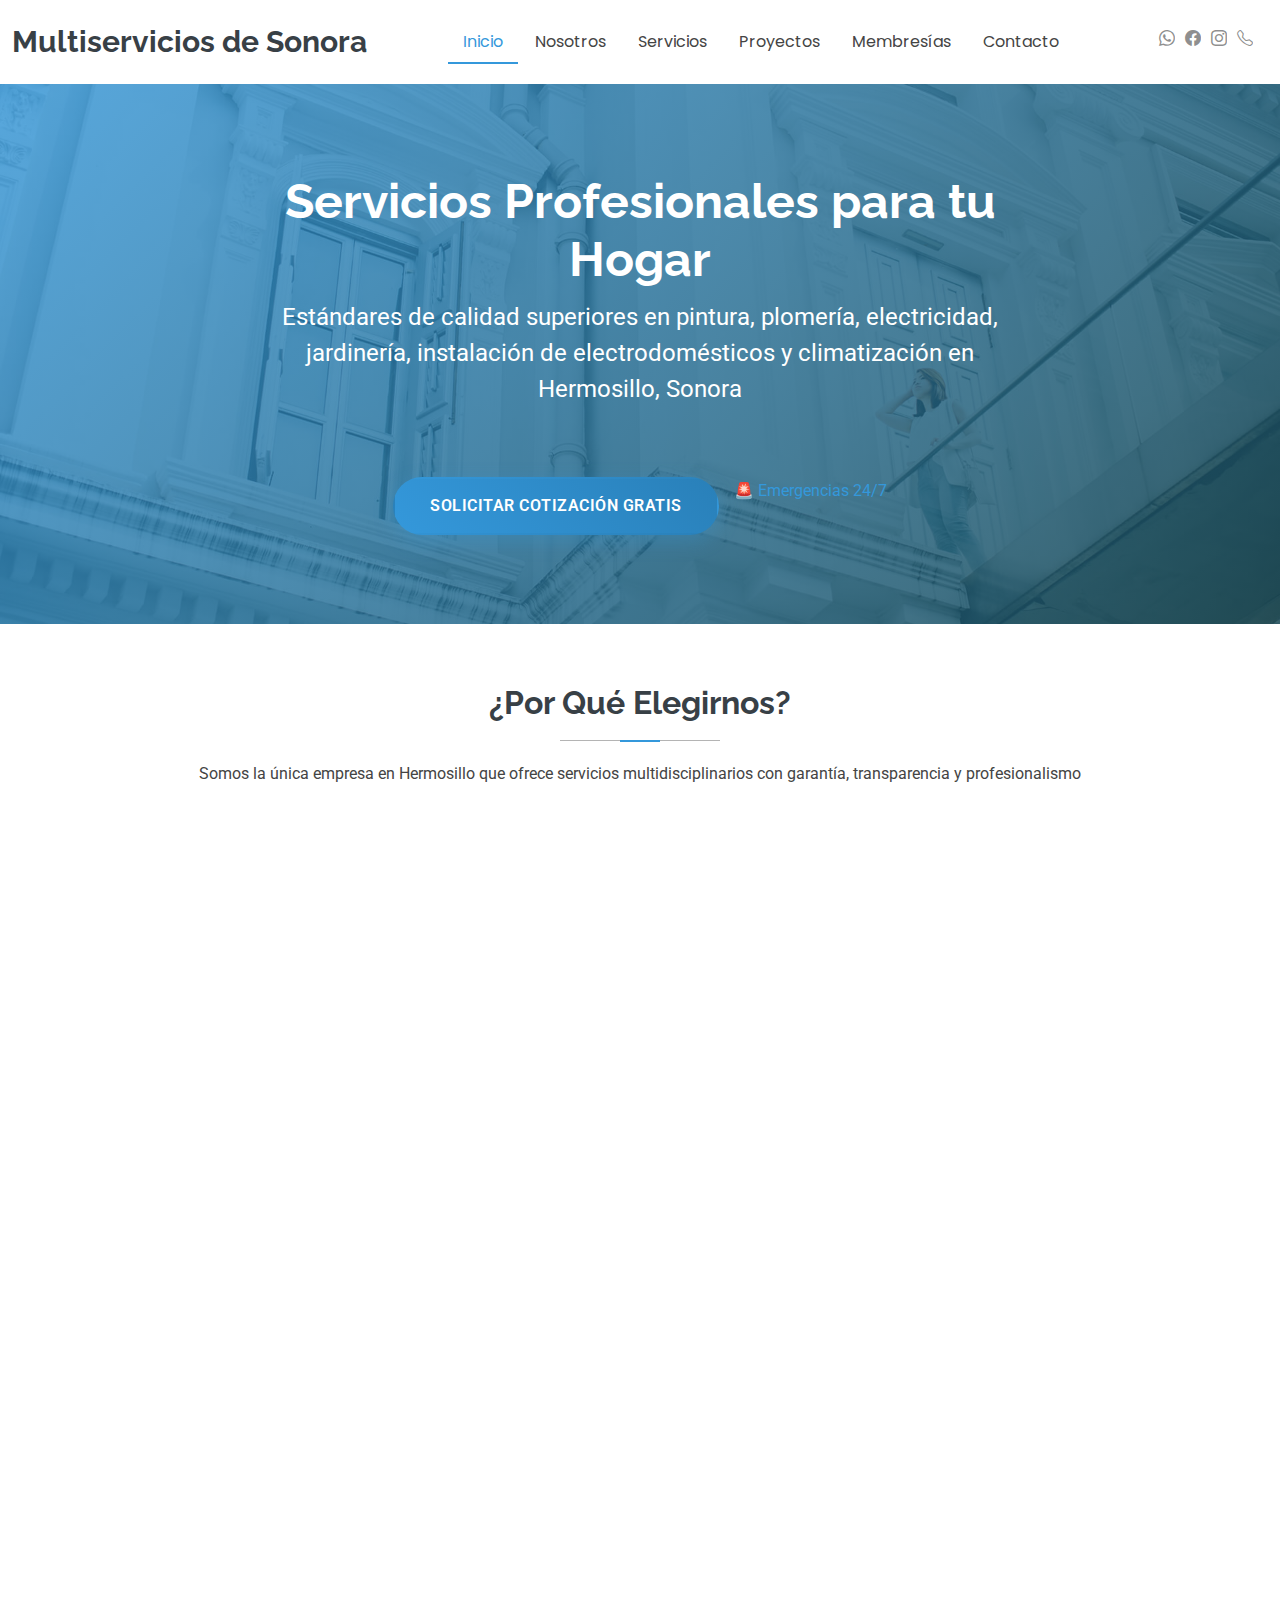
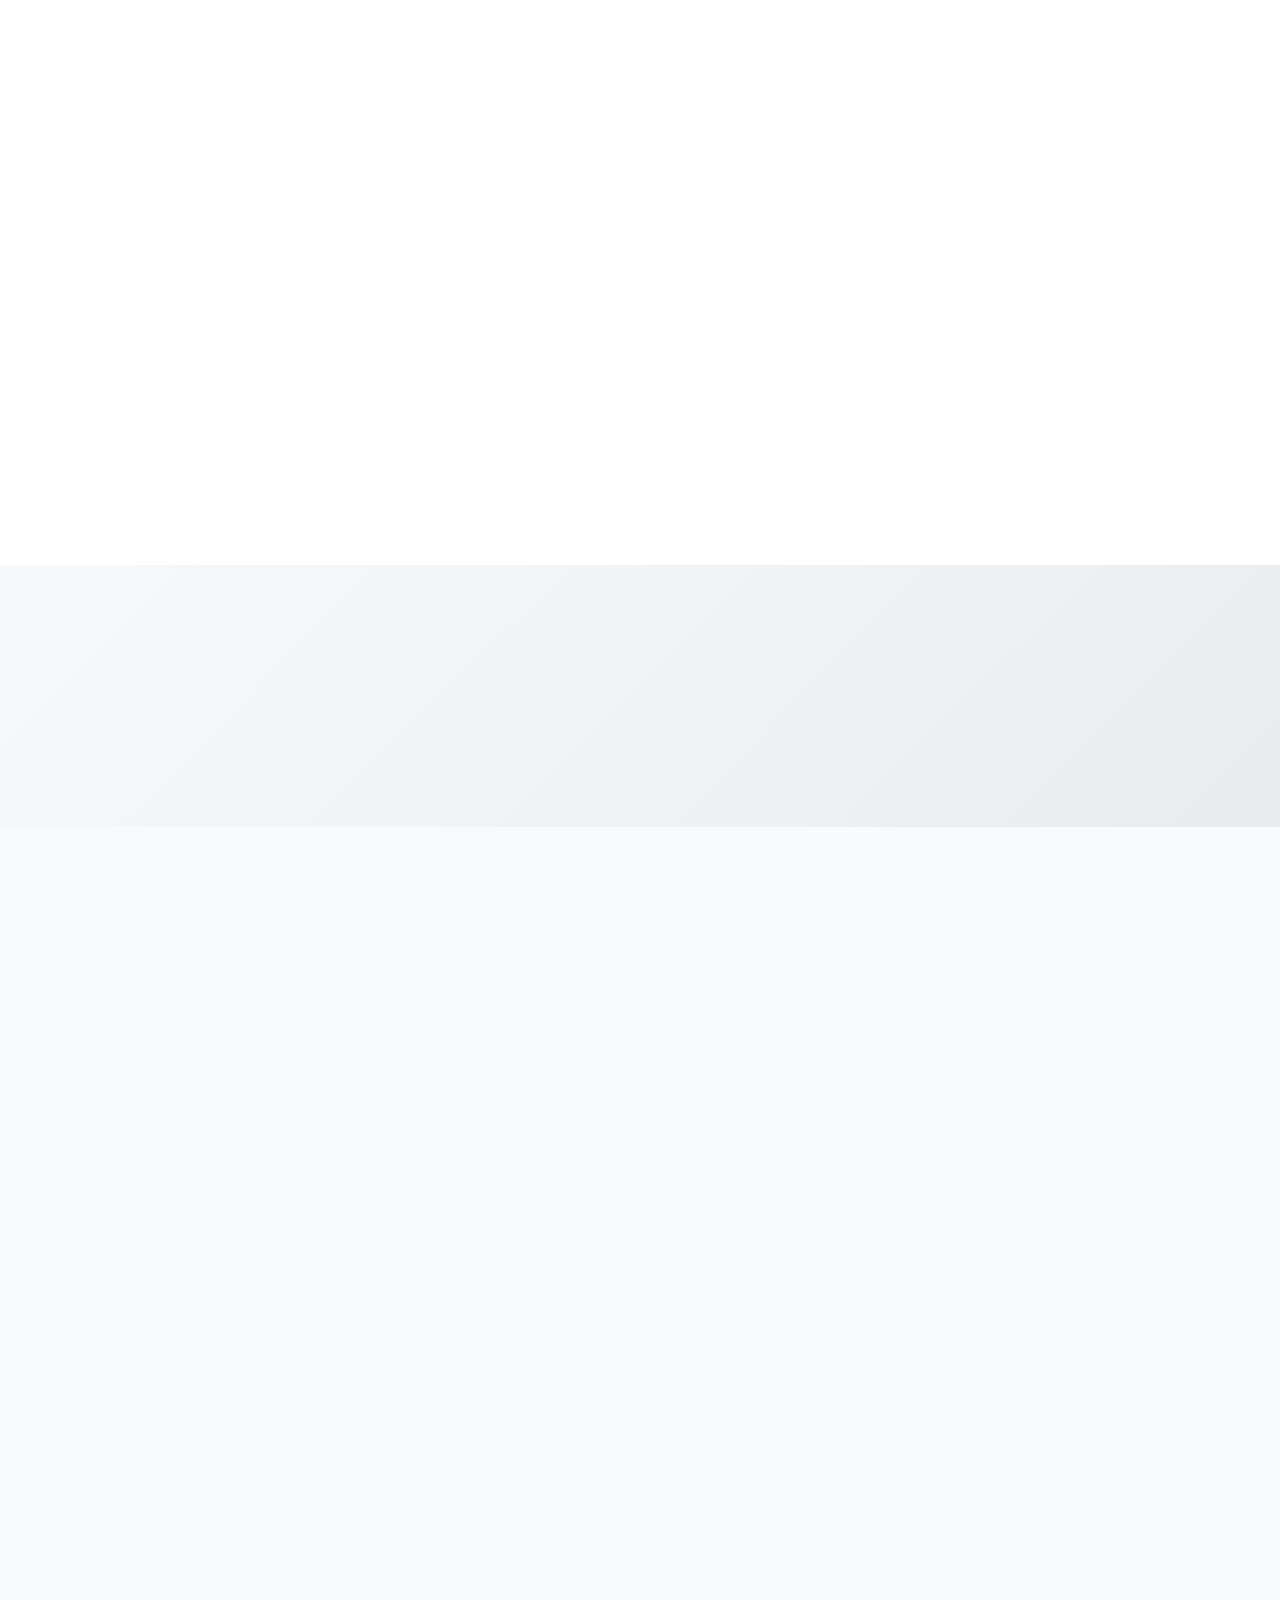
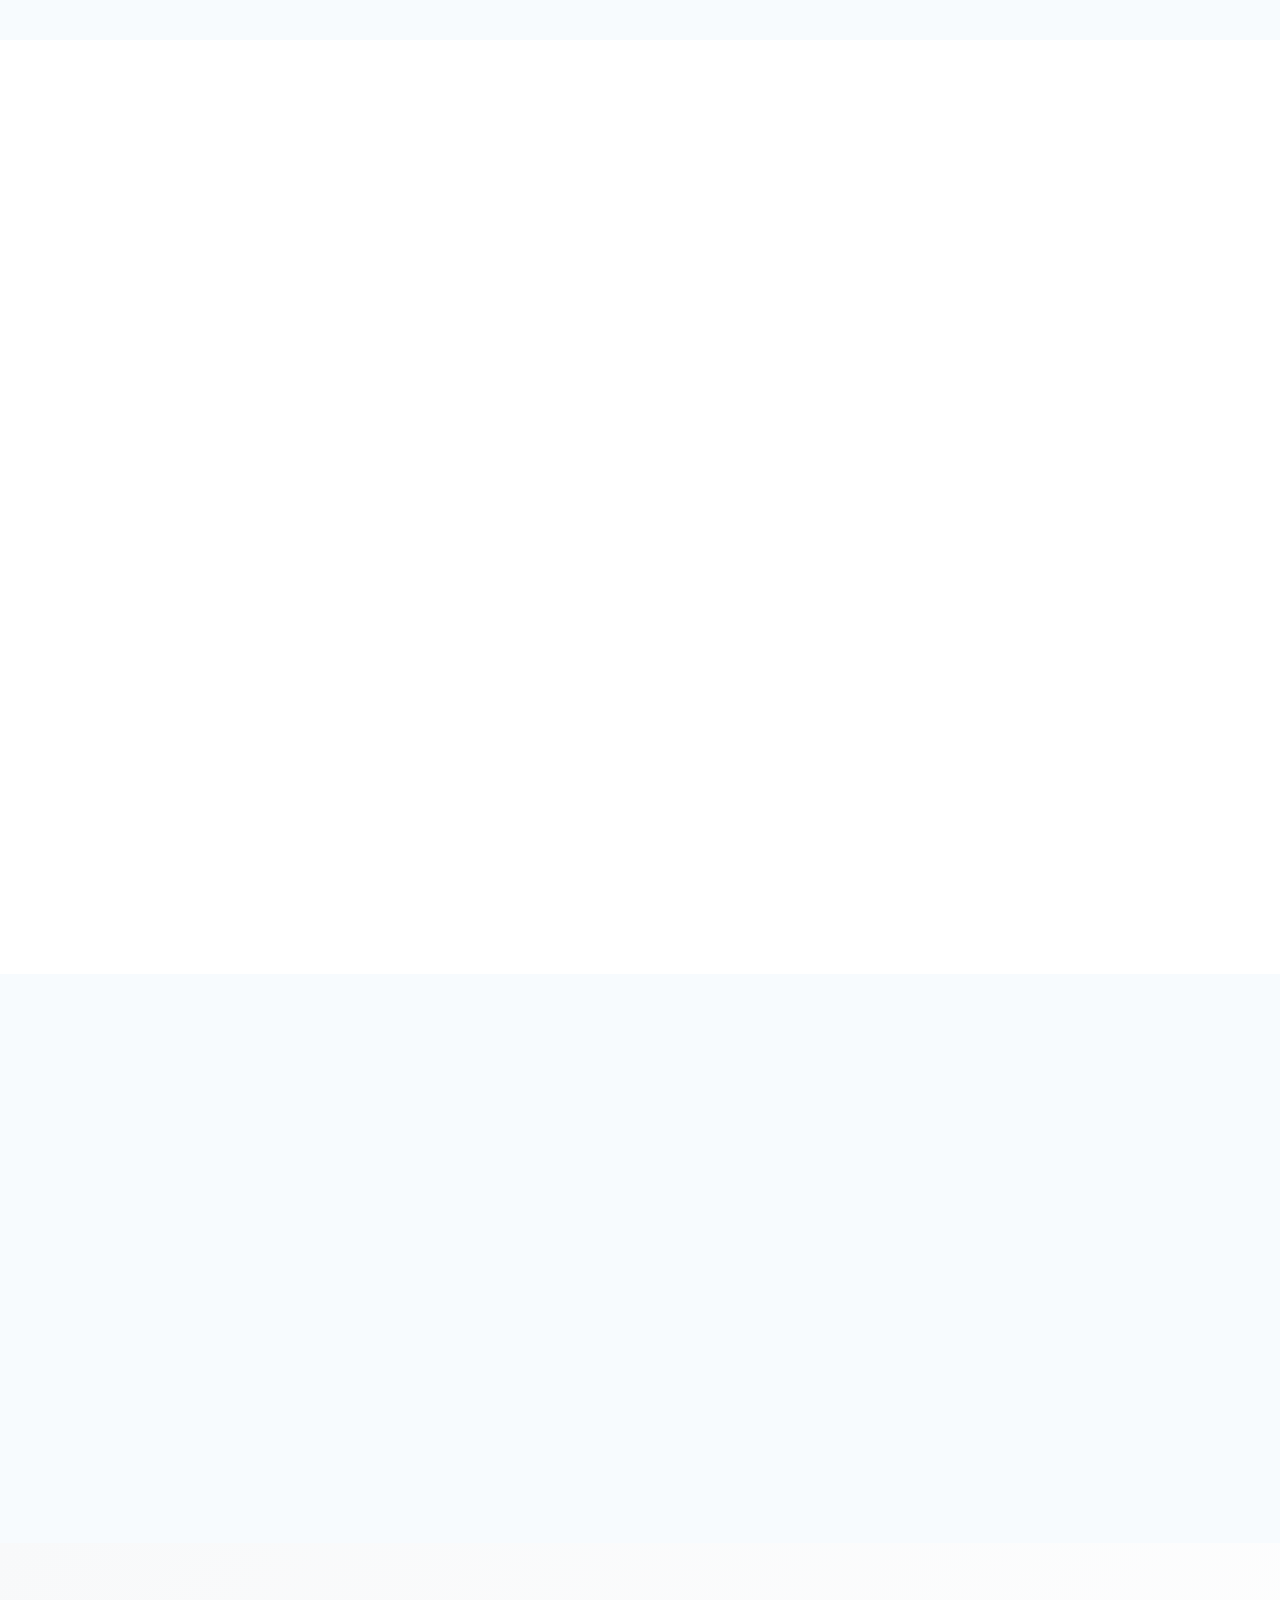
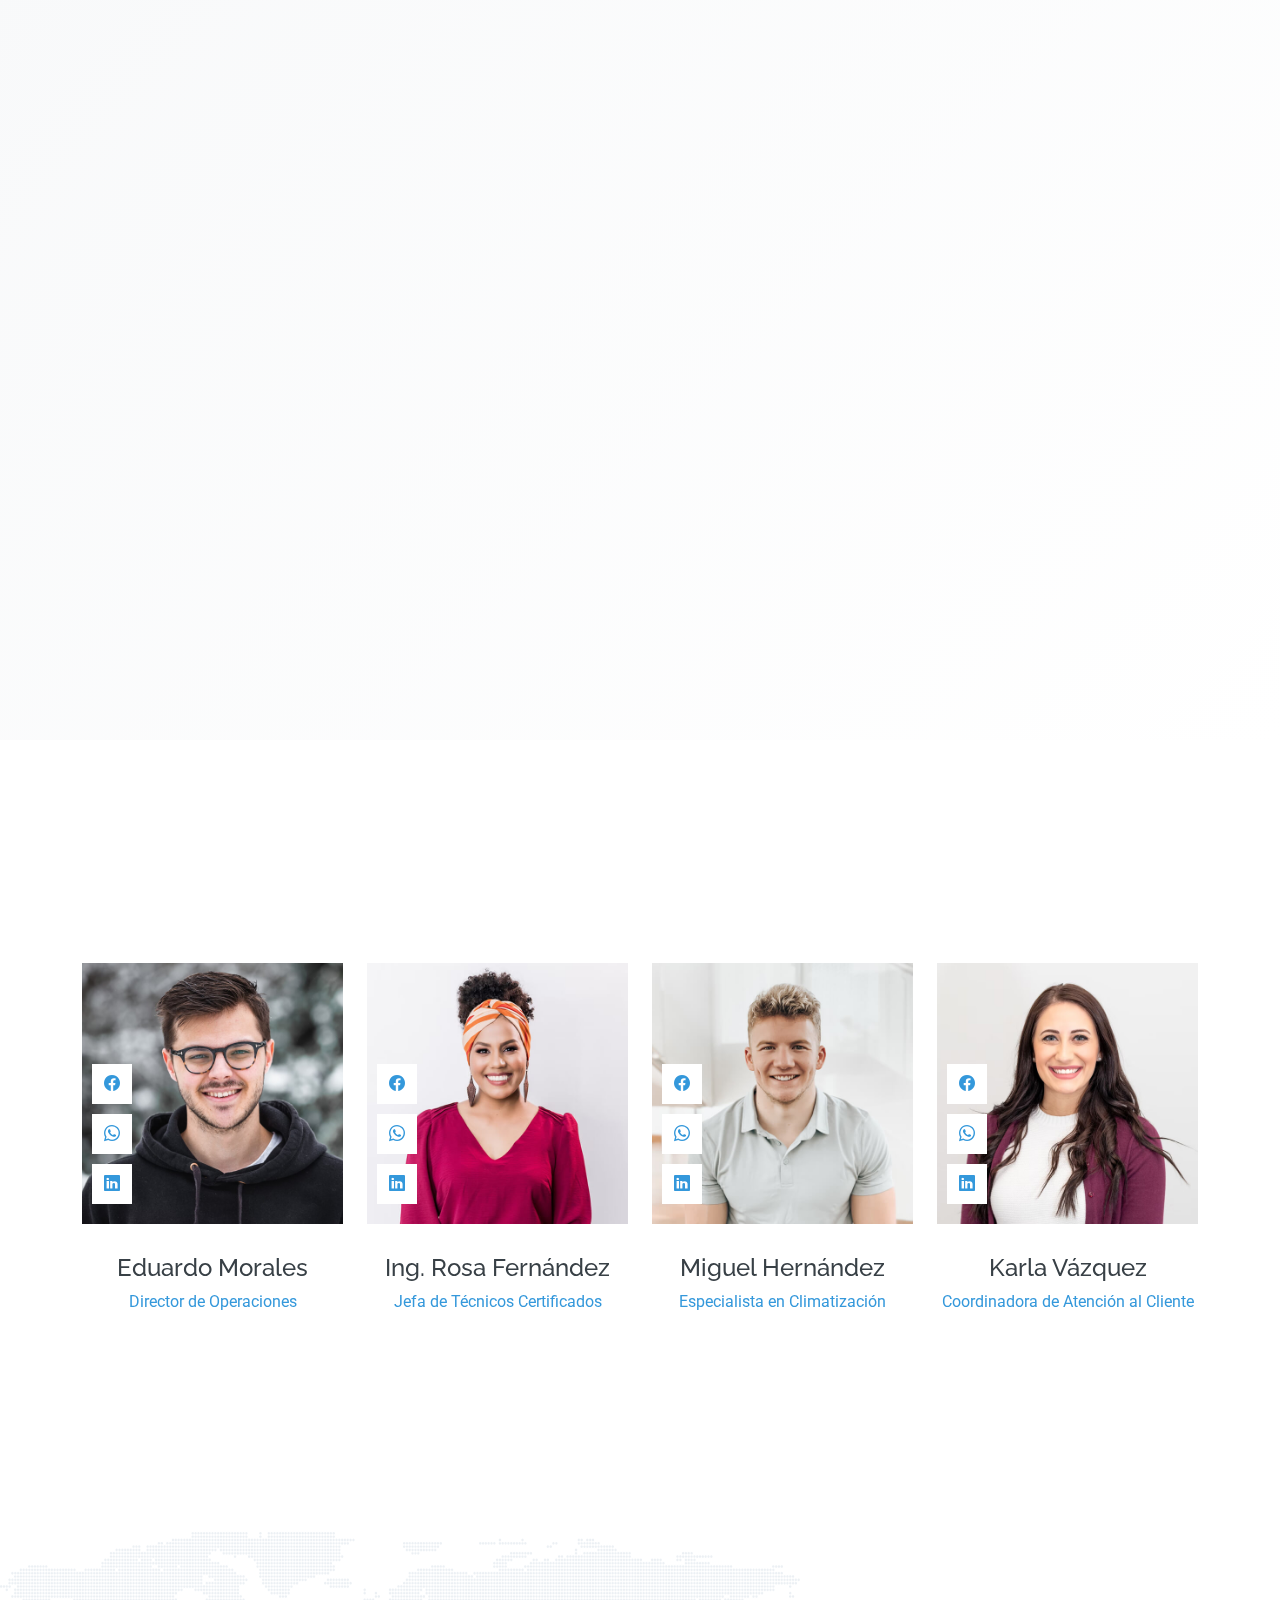
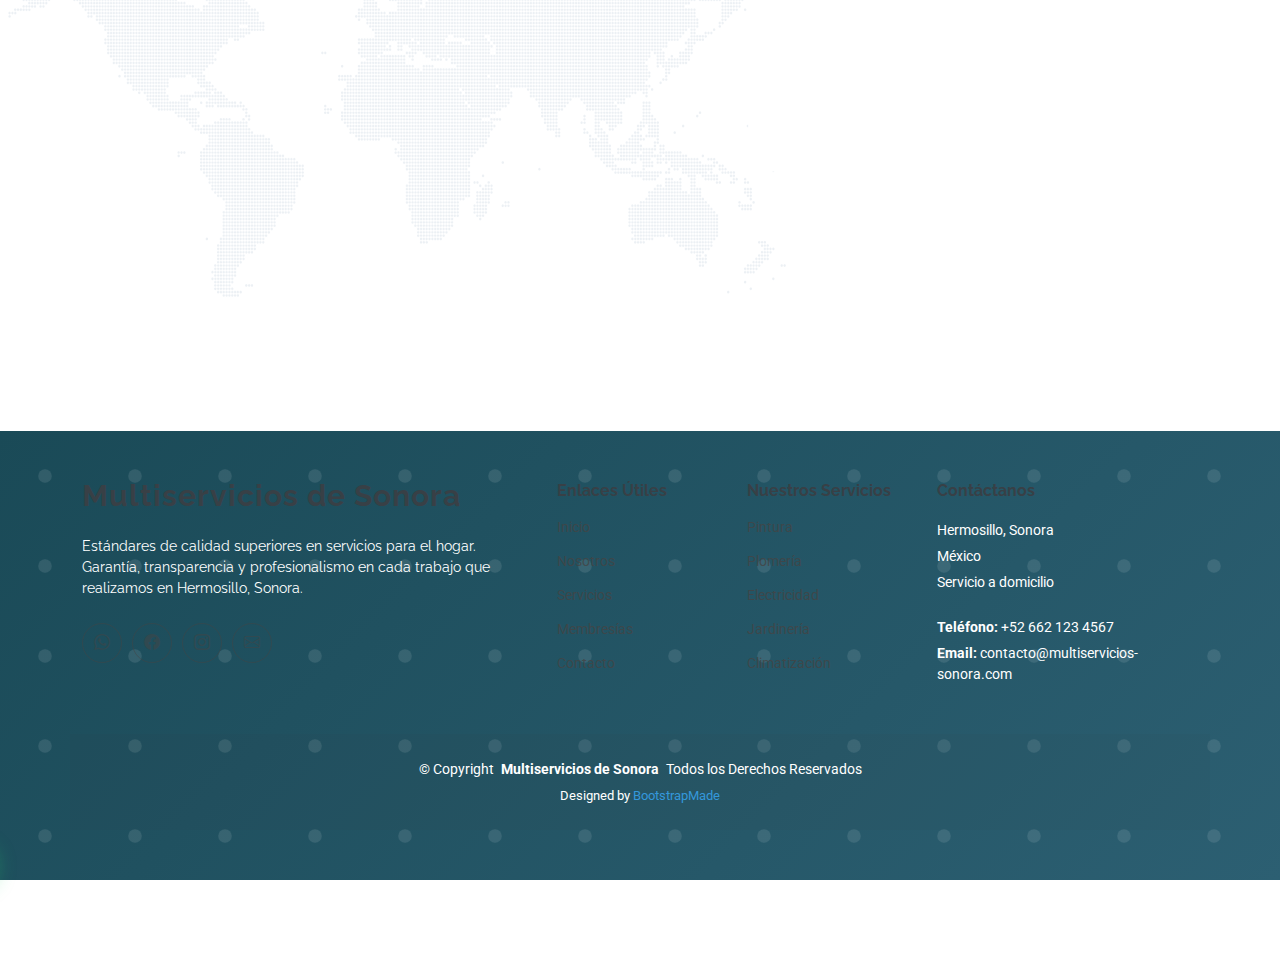
<file: index.html>
<!DOCTYPE html>
<html lang="es">

<head>
  <meta charset="utf-8">
  <meta content="width=device-width, initial-scale=1.0" name="viewport">
  <title>Multiservicios de Sonora - Servicios Profesionales para el Hogar</title>
  <meta name="description" content="Servicios profesionales de pintura, plomería, electricidad, jardinería, instalación de electrodomésticos y climatización en Hermosillo, Sonora">
  <meta name="keywords" content="servicios hogar hermosillo, plomería, electricidad, pintura, jardinería, climatización, electrodomésticos, sonora">
  <meta name="author" content="Multiservicios de Sonora">
  <meta name="robots" content="index, follow">
  
  <!-- Open Graph / Facebook -->
  <meta property="og:type" content="website">
  <meta property="og:url" content="https://multiservicios-sonora.com/">
  <meta property="og:title" content="Multiservicios de Sonora - Servicios Profesionales para el Hogar">
  <meta property="og:description" content="Servicios profesionales de pintura, plomería, electricidad, jardinería, instalación de electrodomésticos y climatización en Hermosillo, Sonora">
  <meta property="og:image" content="https://multiservicios-sonora.com/assets/img/hero-bg.jpg">

  <!-- Twitter -->
  <meta property="twitter:card" content="summary_large_image">
  <meta property="twitter:url" content="https://multiservicios-sonora.com/">
  <meta property="twitter:title" content="Multiservicios de Sonora - Servicios Profesionales para el Hogar">
  <meta property="twitter:description" content="Servicios profesionales de pintura, plomería, electricidad, jardinería, instalación de electrodomésticos y climatización en Hermosillo, Sonora">
  <meta property="twitter:image" content="https://multiservicios-sonora.com/assets/img/hero-bg.jpg">

  <!-- Favicons -->
  <link href="assets/img/favicon.png" rel="icon">
  <link href="assets/img/apple-touch-icon.png" rel="apple-touch-icon">

  <!-- Fonts -->
  <link href="https://fonts.googleapis.com" rel="preconnect">
  <link href="https://fonts.gstatic.com" rel="preconnect" crossorigin>
  <link href="https://fonts.googleapis.com/css2?family=Roboto:ital,wght@0,100;0,300;0,400;0,500;0,700;0,900;1,100;1,300;1,400;1,500;1,700;1,900&family=Poppins:ital,wght@0,100;0,200;0,300;0,400;0,500;0,600;0,700;0,800;0,900;1,100;1,200;1,300;1,400;1,500;1,600;1,700;1,800;1,900&family=Raleway:ital,wght@0,100;0,200;0,300;0,400;0,500;0,600;0,700;0,800;0,900;1,100;1,200;1,300;1,400;1,500;1,600;1,700;1,800;1,900&display=swap" rel="stylesheet">

  <!-- Vendor CSS Files -->
  <link href="assets/vendor/bootstrap/css/bootstrap.min.css" rel="stylesheet">
  <link href="assets/vendor/bootstrap-icons/bootstrap-icons.css" rel="stylesheet">
  <link href="assets/vendor/aos/aos.css" rel="stylesheet">
  <link href="assets/vendor/glightbox/css/glightbox.min.css" rel="stylesheet">
  <link href="assets/vendor/swiper/swiper-bundle.min.css" rel="stylesheet">

  <!-- Main CSS File -->
  <link href="assets/css/main.css" rel="stylesheet">

  <!-- =======================================================
  * Template Name: Lumia
  * Template URL: https://bootstrapmade.com/lumia-bootstrap-business-template/
  * Updated: Aug 07 2024 with Bootstrap v5.3.3
  * Author: BootstrapMade.com
  * License: https://bootstrapmade.com/license/
  ======================================================== -->

  <!-- Schema.org Structured Data -->
  <script type="application/ld+json">
  {
    "@context": "https://schema.org",
    "@type": "LocalBusiness",
    "name": "Multiservicios de Sonora",
    "description": "Servicios profesionales de pintura, plomería, electricidad, jardinería, instalación de electrodomésticos y climatización",
    "url": "https://multiservicios-sonora.com",
    "telephone": "+52-662-123-4567",
    "email": "contacto@multiservicios-sonora.com",
    "address": {
      "@type": "PostalAddress",
      "addressLocality": "Hermosillo",
      "addressRegion": "Sonora",
      "addressCountry": "México"
    },
    "geo": {
      "@type": "GeoCoordinates",
      "latitude": "29.0892",
      "longitude": "-110.9611"
    },
    "openingHours": "Mo-Su 00:00-23:59",
    "priceRange": "$450-$9600",
    "serviceArea": {
      "@type": "GeoCircle",
      "geoMidpoint": {
        "@type": "GeoCoordinates",
        "latitude": "29.0892",
        "longitude": "-110.9611"
      },
      "geoRadius": "50000"
    },
    "areaServed": "Hermosillo, Sonora",
    "hasOfferCatalog": {
      "@type": "OfferCatalog",
      "name": "Servicios para el Hogar",
      "itemListElement": [
        {
          "@type": "Offer",
          "itemOffered": {
            "@type": "Service",
            "name": "Pintura Residencial y Comercial"
          }
        },
        {
          "@type": "Offer",
          "itemOffered": {
            "@type": "Service",
            "name": "Plomería"
          }
        },
        {
          "@type": "Offer",
          "itemOffered": {
            "@type": "Service",
            "name": "Electricidad"
          }
        },
        {
          "@type": "Offer",
          "itemOffered": {
            "@type": "Service",
            "name": "Jardinería"
          }
        },
        {
          "@type": "Offer",
          "itemOffered": {
            "@type": "Service",
            "name": "Instalación de Electrodomésticos"
          }
        },
        {
          "@type": "Offer",
          "itemOffered": {
            "@type": "Service",
            "name": "Climatización"
          }
        }
      ]
    }
  }
  </script>

</head>

<body class="index-page">

  <header id="header" class="header d-flex align-items-center sticky-top">
    <div class="container-fluid position-relative d-flex align-items-center justify-content-between">

      <a href="index.html" class="logo d-flex align-items-center me-auto me-xl-0">
        <!-- Uncomment the line below if you also wish to use an image logo -->
        <!-- <img src="assets/img/logo.png" alt=""> -->
        <h1 class="sitename">Multiservicios de Sonora</h1>
      </a>

      <nav id="navmenu" class="navmenu">
        <ul>
          <li><a href="#hero" class="active">Inicio</a></li>
          <li><a href="#about">Nosotros</a></li>
          <li><a href="#services">Servicios</a></li>
          <li><a href="#portfolio">Proyectos</a></li>
          <li><a href="#pricing">Membresías</a></li>
          <li><a href="#contact">Contacto</a></li>
        </ul>
        <i class="mobile-nav-toggle d-xl-none bi bi-list"></i>
      </nav>

      <div class="header-social-links">
        <a href="#" class="whatsapp"><i class="bi bi-whatsapp"></i></a>
        <a href="#" class="facebook"><i class="bi bi-facebook"></i></a>
        <a href="#" class="instagram"><i class="bi bi-instagram"></i></a>
        <a href="#" class="phone"><i class="bi bi-telephone"></i></a>
      </div>

    </div>
  </header>

  <main class="main">

    <!-- Hero Section -->
    <section id="hero" class="hero section dark-background">

      <img src="assets/img/hero-bg.jpg" alt="" data-aos="fade-in">

      <div class="container text-center" data-aos="fade-up" data-aos-delay="100">
        <div class="row justify-content-center">
          <div class="col-lg-8">
            <h2>Servicios Profesionales para tu Hogar</h2>
            <p>Estándares de calidad superiores en pintura, plomería, electricidad, jardinería, instalación de electrodomésticos y climatización en Hermosillo, Sonora</p>
            <div class="hero-cta">
              <a href="#contact" class="btn-get-started">Solicitar Cotización Gratis</a>
              <a href="tel:+526621234567" class="btn-emergency">🚨 Emergencias 24/7</a>
            </div>
          </div>
        </div>
      </div>

    </section><!-- /Hero Section -->

    <!-- What We Do Section -->
    <section id="what-we-do" class="what-we-do section">

      <!-- Section Title -->
      <div class="container section-title" data-aos="fade-up">
        <h2>¿Por Qué Elegirnos?</h2>
        <p>Somos la única empresa en Hermosillo que ofrece servicios multidisciplinarios con garantía, transparencia y profesionalismo</p>
      </div><!-- End Section Title -->

      <div class="container">

        <div class="row gy-4">

          <div class="col-lg-4" data-aos="fade-up" data-aos-delay="100">
            <div class="why-box">
              <h3>🔍 Propuesta de Valor</h3>
              <p>
                Un solo punto de contacto para todos los servicios del hogar. Garantía de 30 días, factura electrónica, 
                membresías de mantenimiento con descuentos del 15%, y transparencia total en materiales sin margen oculto.
              </p>
              <div class="text-center">
                <a href="#about" class="more-btn"><span>Conocer Más</span> <i class="bi bi-chevron-right"></i></a>
              </div>
            </div>
          </div><!-- End Why Box -->

          <div class="col-lg-8 d-flex align-items-stretch">
            <div class="row gy-4" data-aos="fade-up" data-aos-delay="200">

              <div class="col-xl-4">
                <div class="icon-box d-flex flex-column justify-content-center align-items-center">
                  <i class="bi bi-shield-check"></i>
                  <h4>Garantía y Confianza</h4>
                  <p>30 días de garantía en todos nuestros servicios con facturación formal y seguro de responsabilidad civil</p>
                </div>
              </div><!-- End Icon Box -->

              <div class="col-xl-4" data-aos="fade-up" data-aos-delay="300">
                <div class="icon-box d-flex flex-column justify-content-center align-items-center">
                  <i class="bi bi-clock"></i>
                  <h4>Servicio en Tiempo Real</h4>
                  <p>Despacho con hora estimada, seguimiento GPS y atención de urgencias en menos de 4 horas</p>
                </div>
              </div><!-- End Icon Box -->

              <div class="col-xl-4" data-aos="fade-up" data-aos-delay="400">
                <div class="icon-box d-flex flex-column justify-content-center align-items-center">
                  <i class="bi bi-people"></i>
                  <h4>Técnicos Certificados</h4>
                  <p>Personal capacitado bajo normas oficiales mexicanas con certificaciones EC0772 y NOM-025</p>
                </div>
              </div><!-- End Icon Box -->

            </div>
          </div>

        </div>

      </div>

    </section><!-- /What We Do Section -->

    <!-- About Section -->
    <section id="about" class="about section">

      <!-- Section Title -->
      <div class="container section-title" data-aos="fade-up">
        <h2>Sobre Nosotros</h2>
        <p>Estandarizamos y elevamos la calidad de servicios para el hogar en Hermosillo, Sonora</p>
      </div><!-- End Section Title -->

      <div class="container">

        <div class="row gy-3">

          <div class="col-lg-6" data-aos="fade-up" data-aos-delay="100">
            <img src="assets/img/about.jpg" alt="Multiservicios de Sonora" class="img-fluid">
          </div>

          <div class="col-lg-6 d-flex flex-column justify-content-center" data-aos="fade-up" data-aos-delay="200">
            <div class="about-content ps-0 ps-lg-3">
              <h3>Multiservicios de Sonora: Tu Aliado de Confianza</h3>
              <p class="fst-italic">
                Nuestra misión es transformar el mercado de servicios para el hogar, ofreciendo calidad, garantía y 
                transparencia en cada trabajo que realizamos.
              </p>
              <ul>
                <li>
                  <i class="bi bi-tools"></i>
                  <div>
                    <h4>Servicios Multidisciplinarios</h4>
                    <p>Pintura, plomería, electricidad, jardinería, instalación de electrodomésticos y climatización</p>
                  </div>
                </li>
                <li>
                  <i class="bi bi-award"></i>
                  <div>
                    <h4>Certificaciones y Garantías</h4>
                    <p>Personal certificado bajo normas oficiales mexicanas con 30 días de garantía en todos los servicios</p>
                  </div>
                </li>
                <li>
                  <i class="bi bi-graph-up"></i>
                  <div>
                    <h4>Crecimiento Planificado</h4>
                    <p>Plan de expansión a todo el noroeste de México con sistema de franquicias a partir de 2027</p>
                  </div>
                </li>
              </ul>
              <p>
                El mercado "Do-It-For-Me" ha crecido sostenidamente: los consumidores prefieren delegar tareas, 
                buscan proveedores confiables y están dispuestos a pagar más por un servicio profesional y transparente. 
                Nosotros cumplimos exactamente esa necesidad.
              </p>
            </div>

          </div>
        </div>

      </div>

    </section><!-- /About Section -->

    <!-- Stats Section -->
    <section id="stats" class="stats section">

      <div class="container" data-aos="fade-up" data-aos-delay="100">

        <div class="row gy-4">

          <div class="col-lg-3 col-md-6">
            <div class="stats-item text-center w-100 h-100">
              <span data-purecounter-start="0" data-purecounter-end="500" data-purecounter-duration="1" class="purecounter"></span>
              <p>Servicios Realizados</p>
            </div>
          </div><!-- End Stats Item -->

          <div class="col-lg-3 col-md-6">
            <div class="stats-item text-center w-100 h-100">
              <span data-purecounter-start="0" data-purecounter-end="95" data-purecounter-duration="1" class="purecounter"></span>
              <p>% Satisfacción Cliente</p>
            </div>
          </div><!-- End Stats Item -->

          <div class="col-lg-3 col-md-6">
            <div class="stats-item text-center w-100 h-100">
              <span data-purecounter-start="0" data-purecounter-end="4" data-purecounter-duration="1" class="purecounter"></span>
              <p>Horas Respuesta Urgencias</p>
            </div>
          </div><!-- End Stats Item -->

          <div class="col-lg-3 col-md-6">
            <div class="stats-item text-center w-100 h-100">
              <span data-purecounter-start="0" data-purecounter-end="30" data-purecounter-duration="1" class="purecounter"></span>
              <p>Días de Garantía</p>
            </div>
          </div><!-- End Stats Item -->

        </div>

      </div>

    </section><!-- /Stats Section -->

    <!-- Services Section -->
    <section id="services" class="services section light-background">

      <!-- Section Title -->
      <div class="container section-title" data-aos="fade-up">
        <h2>Nuestros Servicios</h2>
        <p>Servicios profesionales multidisciplinarios con garantía de calidad y transparencia total</p>
      </div><!-- End Section Title -->

      <div class="container">

        <div class="row gy-4">

          <div class="col-lg-4 col-md-6" data-aos="fade-up" data-aos-delay="100">
            <div class="service-item position-relative">
              <div class="icon">
                <i class="bi bi-paint-bucket"></i>
              </div>
              <a href="service-details.html" class="stretched-link">
                <h3>Pintura</h3>
              </a>
              <p>Servicios de pintura residencial y comercial con materiales eco-amigables base agua. Incluye preparación de superficies y acabados profesionales.</p>
            </div>
          </div><!-- End Service Item -->

          <div class="col-lg-4 col-md-6" data-aos="fade-up" data-aos-delay="200">
            <div class="service-item position-relative">
              <div class="icon">
                <i class="bi bi-droplet"></i>
              </div>
              <a href="service-details.html" class="stretched-link">
                <h3>Plomería</h3>
              </a>
              <p>Instalación, reparación y mantenimiento de sistemas hidráulicos. Atención de emergencias las 24 horas con personal certificado.</p>
            </div>
          </div><!-- End Service Item -->

          <div class="col-lg-4 col-md-6" data-aos="fade-up" data-aos-delay="300">
            <div class="service-item position-relative">
              <div class="icon">
                <i class="bi bi-lightning"></i>
              </div>
              <a href="service-details.html" class="stretched-link">
                <h3>Electricidad</h3>
              </a>
              <p>Instalaciones eléctricas bajo norma EC0772. Incluye iluminación LED, contactos, tableros y sistemas de seguridad eléctrica.</p>
            </div>
          </div><!-- End Service Item -->

          <div class="col-lg-4 col-md-6" data-aos="fade-up" data-aos-delay="400">
            <div class="service-item position-relative">
              <div class="icon">
                <i class="bi bi-flower1"></i>
              </div>
              <a href="service-details.html" class="stretched-link">
                <h3>Jardinería</h3>
              </a>
              <p>Diseño, instalación y mantenimiento de jardines. Incluye sistemas de riego, poda especializada y programa "Re-verdecemos".</p>
              <a href="service-details.html" class="stretched-link"></a>
            </div>
          </div><!-- End Service Item -->

          <div class="col-lg-4 col-md-6" data-aos="fade-up" data-aos-delay="500">
            <div class="service-item position-relative">
              <div class="icon">
                <i class="bi bi-house-gear"></i>
              </div>
              <a href="service-details.html" class="stretched-link">
                <h3>Electrodomésticos</h3>
              </a>
              <p>Instalación y conexión de electrodomésticos mayores: lavadoras, refrigeradores, estufas, hornos y equipos especializados.</p>
              <a href="service-details.html" class="stretched-link"></a>
            </div>
          </div><!-- End Service Item -->

          <div class="col-lg-4 col-md-6" data-aos="fade-up" data-aos-delay="600">
            <div class="service-item position-relative">
              <div class="icon">
                <i class="bi bi-thermometer-sun"></i>
              </div>
              <a href="service-details.html" class="stretched-link">
                <h3>Climatización</h3>
              </a>
              <p>Instalación y mantenimiento de sistemas de aire acondicionado bajo normas NOM-025 y NOM-029. Incluye limpieza y recarga de gas.</p>
              <a href="service-details.html" class="stretched-link"></a>
            </div>
          </div><!-- End Service Item -->

        </div>

      </div>

    </section><!-- /Services Section -->

    <!-- Portfolio Section -->
    <section id="portfolio" class="portfolio section">

      <!-- Section Title -->
      <div class="container section-title" data-aos="fade-up">
        <h2>Nuestros Proyectos</h2>
        <p>Ejemplos de trabajos realizados con la calidad y profesionalismo que nos caracteriza</p>
      </div><!-- End Section Title -->

      <div class="container">

        <div class="isotope-layout" data-default-filter="*" data-layout="masonry" data-sort="original-order">

          <ul class="portfolio-filters isotope-filters" data-aos="fade-up" data-aos-delay="100">
            <li data-filter="*" class="filter-active">Todos</li>
            <li data-filter=".filter-painting">Pintura</li>
            <li data-filter=".filter-electrical">Electricidad</li>
            <li data-filter=".filter-plumbing">Plomería</li>
            <li data-filter=".filter-garden">Jardinería</li>
          </ul><!-- End Portfolio Filters -->

          <div class="row gy-4 isotope-container" data-aos="fade-up" data-aos-delay="200">

            <div class="col-lg-4 col-md-6 portfolio-item isotope-item filter-painting">
              <img src="assets/img/portfolio/app-1.jpg" class="img-fluid" alt="">
              <div class="portfolio-info">
                <h4>Pintura Residencial</h4>
                <p>Casa unifamiliar - Acabado premium</p>
                <a href="assets/img/portfolio/app-1.jpg" title="Pintura Residencial" data-gallery="portfolio-gallery-painting" class="glightbox preview-link"><i class="bi bi-zoom-in"></i></a>
                <a href="portfolio-details.html" title="Ver Detalles" class="details-link"><i class="bi bi-link-45deg"></i></a>
              </div>
            </div><!-- End Portfolio Item -->

            <div class="col-lg-4 col-md-6 portfolio-item isotope-item filter-electrical">
              <img src="assets/img/portfolio/product-1.jpg" class="img-fluid" alt="">
              <div class="portfolio-info">
                <h4>Instalación Eléctrica</h4>
                <p>Sistema completo oficinas comerciales</p>
                <a href="assets/img/portfolio/product-1.jpg" title="Instalación Eléctrica" data-gallery="portfolio-gallery-electrical" class="glightbox preview-link"><i class="bi bi-zoom-in"></i></a>
                <a href="portfolio-details.html" title="Ver Detalles" class="details-link"><i class="bi bi-link-45deg"></i></a>
              </div>
            </div><!-- End Portfolio Item -->

            <div class="col-lg-4 col-md-6 portfolio-item isotope-item filter-plumbing">
              <img src="assets/img/portfolio/branding-1.jpg" class="img-fluid" alt="">
              <div class="portfolio-info">
                <h4>Sistema Hidráulico</h4>
                <p>Renovación completa baño principal</p>
                <a href="assets/img/portfolio/branding-1.jpg" title="Sistema Hidráulico" data-gallery="portfolio-gallery-plumbing" class="glightbox preview-link"><i class="bi bi-zoom-in"></i></a>
                <a href="portfolio-details.html" title="Ver Detalles" class="details-link"><i class="bi bi-link-45deg"></i></a>
              </div>
            </div><!-- End Portfolio Item -->

            <div class="col-lg-4 col-md-6 portfolio-item isotope-item filter-garden">
              <img src="assets/img/portfolio/books-1.jpg" class="img-fluid" alt="">
              <div class="portfolio-info">
                <h4>Diseño de Jardín</h4>
                <p>Jardín sustentable con sistema de riego</p>
                <a href="assets/img/portfolio/books-1.jpg" title="Diseño de Jardín" data-gallery="portfolio-gallery-garden" class="glightbox preview-link"><i class="bi bi-zoom-in"></i></a>
                <a href="portfolio-details.html" title="Ver Detalles" class="details-link"><i class="bi bi-link-45deg"></i></a>
              </div>
            </div><!-- End Portfolio Item -->

            <div class="col-lg-4 col-md-6 portfolio-item isotope-item filter-painting">
              <img src="assets/img/portfolio/app-2.jpg" class="img-fluid" alt="">
              <div class="portfolio-info">
                <h4>Pintura Comercial</h4>
                <p>Fachada comercial - Pintura acrílica</p>
                <a href="assets/img/portfolio/app-2.jpg" title="Pintura Comercial" data-gallery="portfolio-gallery-painting" class="glightbox preview-link"><i class="bi bi-zoom-in"></i></a>
                <a href="portfolio-details.html" title="Ver Detalles" class="details-link"><i class="bi bi-link-45deg"></i></a>
              </div>
            </div><!-- End Portfolio Item -->

            <div class="col-lg-4 col-md-6 portfolio-item isotope-item filter-electrical">
              <img src="assets/img/portfolio/product-2.jpg" class="img-fluid" alt="">
              <div class="portfolio-info">
                <h4>Aire Acondicionado</h4>
                <p>Instalación sistema central residencial</p>
                <a href="assets/img/portfolio/product-2.jpg" title="Aire Acondicionado" data-gallery="portfolio-gallery-electrical" class="glightbox preview-link"><i class="bi bi-zoom-in"></i></a>
                <a href="portfolio-details.html" title="Ver Detalles" class="details-link"><i class="bi bi-link-45deg"></i></a>
              </div>
            </div><!-- End Portfolio Item -->

          </div><!-- End Portfolio Container -->

        </div>

      </div>

    </section><!-- /Portfolio Section -->

    <!-- Pricing Section -->
    <section id="pricing" class="pricing section light-background">

      <!-- Section Title -->
      <div class="container section-title" data-aos="fade-up">
        <h2>Membresías de Mantenimiento</h2>
        <p>Planes anuales con descuentos y prioridad en atención para hogares y negocios</p>
      </div><!-- End Section Title -->

      <div class="container">

        <div class="row gy-4">

          <div class="col-lg-4" data-aos="zoom-in" data-aos-delay="100">
            <div class="pricing-item">
              <h3>Plan Básico</h3>
              <h4><sup>$</sup>3,600<span> / año</span></h4>
              <ul>
                <li><i class="bi bi-check"></i> 3 visitas de mantenimiento</li>
                <li><i class="bi bi-check"></i> 15% descuento en servicios</li>
                <li><i class="bi bi-check"></i> Atención prioritaria</li>
                <li><i class="bi bi-check"></i> Diagnóstico gratuito</li>
                <li><i class="bi bi-check"></i> Recordatorios automáticos</li>
              </ul>
              <div class="text-center">
                <a href="#contact" class="buy-btn">Contratar Plan</a>
              </div>
            </div>
          </div><!-- End Pricing Item -->

          <div class="col-lg-4" data-aos="zoom-in" data-aos-delay="200">
            <div class="pricing-item featured">
              <h3>Plan Premium</h3>
              <h4><sup>$</sup>6,000<span> / año</span></h4>
              <ul>
                <li><i class="bi bi-check"></i> 5 visitas de mantenimiento</li>
                <li><i class="bi bi-check"></i> 20% descuento en servicios</li>
                <li><i class="bi bi-check"></i> Atención prioritaria</li>
                <li><i class="bi bi-check"></i> Diagnóstico gratuito</li>
                <li><i class="bi bi-check"></i> Recordatorios automáticos</li>
                <li><i class="bi bi-check"></i> Emergencias sin costo extra</li>
              </ul>
              <div class="text-center">
                <a href="#contact" class="buy-btn">Contratar Plan</a>
              </div>
            </div>
          </div><!-- End Pricing Item -->

          <div class="col-lg-4" data-aos="zoom-in" data-aos-delay="300">
            <div class="pricing-item">
              <h3>Plan Empresarial</h3>
              <h4><sup>$</sup>9,600<span> / año</span></h4>
              <ul>
                <li><i class="bi bi-check"></i> 8 visitas de mantenimiento</li>
                <li><i class="bi bi-check"></i> 25% descuento en servicios</li>
                <li><i class="bi bi-check"></i> Atención prioritaria 24/7</li>
                <li><i class="bi bi-check"></i> Diagnóstico gratuito ilimitado</li>
                <li><i class="bi bi-check"></i> Recordatorios automáticos</li>
                <li><i class="bi bi-check"></i> Emergencias sin costo extra</li>
                <li><i class="bi bi-check"></i> Facturación empresarial</li>
              </ul>
              <div class="text-center">
                <a href="#contact" class="buy-btn">Contratar Plan</a>
              </div>
            </div>
          </div><!-- End Pricing Item -->

        </div>

      </div>

    </section><!-- /Pricing Section -->

    <!-- Testimonials Section -->
    <section id="testimonials" class="testimonials section light-background">

      <!-- Section Title -->
      <div class="container section-title" data-aos="fade-up">
        <h2>Testimonios</h2>
        <p>Lo que dicen nuestros clientes sobre nuestros servicios profesionales</p>
      </div><!-- End Section Title -->

      <div class="container" data-aos="fade-up" data-aos-delay="100">

        <div class="swiper init-swiper">
          <script type="application/json" class="swiper-config">
            {
              "loop": true,
              "speed": 600,
              "autoplay": {
                "delay": 5000
              },
              "slidesPerView": "auto",
              "pagination": {
                "el": ".swiper-pagination",
                "type": "bullets",
                "clickable": true
              },
              "breakpoints": {
                "320": {
                  "slidesPerView": 1,
                  "spaceBetween": 40
                },
                "1200": {
                  "slidesPerView": 3,
                  "spaceBetween": 10
                }
              }
            }
          </script>
          <div class="swiper-wrapper">

            <div class="swiper-slide">
              <div class="testimonial-item">
                <img src="assets/img/testimonials/testimonials-1.jpg" class="testimonial-img" alt="">
                <h3>María González</h3>
                <h4>Propietaria de Casa</h4>
                <div class="stars">
                  <i class="bi bi-star-fill"></i><i class="bi bi-star-fill"></i><i class="bi bi-star-fill"></i><i class="bi bi-star-fill"></i><i class="bi bi-star-fill"></i>
                </div>
                <p>
                  <i class="bi bi-quote quote-icon-left"></i>
                  <span>Excelente servicio. Llegaron puntual, trabajaron de manera muy profesional y el resultado fue perfecto. La garantía me da mucha tranquilidad.</span>
                  <i class="bi bi-quote quote-icon-right"></i>
                </p>
              </div>
            </div><!-- End testimonial item -->

            <div class="swiper-slide">
              <div class="testimonial-item">
                <img src="assets/img/testimonials/testimonials-2.jpg" class="testimonial-img" alt="">
                <h3>Carlos Ramírez</h3>
                <h4>Gerente de Plaza Comercial</h4>
                <div class="stars">
                  <i class="bi bi-star-fill"></i><i class="bi bi-star-fill"></i><i class="bi bi-star-fill"></i><i class="bi bi-star-fill"></i><i class="bi bi-star-fill"></i>
                </div>
                <p>
                  <i class="bi bi-quote quote-icon-left"></i>
                  <span>Contratamos su plan empresarial y ha sido la mejor decisión. Siempre atentos, trabajo de calidad y precios justos. Muy recomendable.</span>
                  <i class="bi bi-quote quote-icon-right"></i>
                </p>
              </div>
            </div><!-- End testimonial item -->

            <div class="swiper-slide">
              <div class="testimonial-item">
                <img src="assets/img/testimonials/testimonials-3.jpg" class="testimonial-img" alt="">
                <h3>Ana Rodríguez</h3>
                <h4>Administradora de Condominio</h4>
                <div class="stars">
                  <i class="bi bi-star-fill"></i><i class="bi bi-star-fill"></i><i class="bi bi-star-fill"></i><i class="bi bi-star-fill"></i><i class="bi bi-star-fill"></i>
                </div>
                <p>
                  <i class="bi bi-quote quote-icon-left"></i>
                  <span>Su sistema de mantenimiento preventivo nos ha ahorrado mucho dinero y tiempo. Los técnicos son muy profesionales y confiables.</span>
                  <i class="bi bi-quote quote-icon-right"></i>
                </p>
              </div>
            </div><!-- End testimonial item -->

            <div class="swiper-slide">
              <div class="testimonial-item">
                <img src="assets/img/testimonials/testimonials-4.jpg" class="testimonial-img" alt="">
                <h3>Roberto Mendoza</h3>
                <h4>Dueño de Restaurante</h4>
                <div class="stars">
                  <i class="bi bi-star-fill"></i><i class="bi bi-star-fill"></i><i class="bi bi-star-fill"></i><i class="bi bi-star-fill"></i><i class="bi bi-star-fill"></i>
                </div>
                <p>
                  <i class="bi bi-quote quote-icon-left"></i>
                  <span>La atención de emergencias las 24 horas me salvó cuando se descompuso el aire acondicionado un sábado. Llegaron en menos de 3 horas.</span>
                  <i class="bi bi-quote quote-icon-right"></i>
                </p>
              </div>
            </div><!-- End testimonial item -->

            <div class="swiper-slide">
              <div class="testimonial-item">
                <img src="assets/img/testimonials/testimonials-5.jpg" class="testimonial-img" alt="">
                <h3>Patricia Castillo</h3>
                <h4>Propietaria de Hogar</h4>
                <div class="stars">
                  <i class="bi bi-star-fill"></i><i class="bi bi-star-fill"></i><i class="bi bi-star-fill"></i><i class="bi bi-star-fill"></i><i class="bi bi-star-fill"></i>
                </div>
                <p>
                  <i class="bi bi-quote quote-icon-left"></i>
                  <span>Me encanta la transparencia en los precios y la calidad de los materiales. Ya no tengo que preocuparme por buscar diferentes proveedores.</span>
                  <i class="bi bi-quote quote-icon-right"></i>
                </p>
              </div>
            </div><!-- End testimonial item -->

          </div>
          <div class="swiper-pagination"></div>
        </div>

      </div>

    </section><!-- /Testimonials Section -->

    <!-- Team Section -->
    <section class="team-15 team section" id="team">
      <!-- Section Title -->
      <div class="container section-title" data-aos="fade-up">
        <h2>Nuestro Equipo</h2>
        <p>Profesionales certificados comprometidos con la excelencia en cada servicio</p>
      </div><!-- End Section Title -->

      <div class="content">
        <div class="container">

          <div class="row">
            <div class="col-lg-3 col-md-6 mb-4">
              <div class="person">
                <figure>
                  <img src="assets/img/team/team-1.jpg" alt="Image" class="img-fluid">
                  <div class="social">
                    <a href="#"><span class="bi bi-facebook"></span></a>
                    <a href="#"><span class="bi bi-whatsapp"></span></a>
                    <a href="#"><span class="bi bi-linkedin"></span></a>
                  </div>
                </figure>
                <div class="person-contents">
                  <h3>Eduardo Morales</h3>
                  <span class="position">Director de Operaciones</span>
                </div>
              </div>
            </div>

            <div class="col-lg-3 col-md-6 mb-4">
              <div class="person">
                <figure>
                  <img src="assets/img/team/team-2.jpg" alt="Image" class="img-fluid">
                  <div class="social">
                    <a href="#"><span class="bi bi-facebook"></span></a>
                    <a href="#"><span class="bi bi-whatsapp"></span></a>
                    <a href="#"><span class="bi bi-linkedin"></span></a>
                  </div>
                </figure>
                <div class="person-contents">
                  <h3>Ing. Rosa Fernández</h3>
                  <span class="position">Jefa de Técnicos Certificados</span>
                </div>
              </div>
            </div>

            <div class="col-lg-3 col-md-6 mb-4">
              <div class="person">
                <figure>
                  <img src="assets/img/team/team-3.jpg" alt="Image" class="img-fluid">
                  <div class="social">
                    <a href="#"><span class="bi bi-facebook"></span></a>
                    <a href="#"><span class="bi bi-whatsapp"></span></a>
                    <a href="#"><span class="bi bi-linkedin"></span></a>
                  </div>
                </figure>
                <div class="person-contents">
                  <h3>Miguel Hernández</h3>
                  <span class="position">Especialista en Climatización</span>
                </div>
              </div>
            </div>

            <div class="col-lg-3 col-md-6 mb-4">
              <div class="person">
                <figure>
                  <img src="assets/img/team/team-4.jpg" alt="Image" class="img-fluid">
                  <div class="social">
                    <a href="#"><span class="bi bi-facebook"></span></a>
                    <a href="#"><span class="bi bi-whatsapp"></span></a>
                    <a href="#"><span class="bi bi-linkedin"></span></a>
                  </div>
                </figure>
                <div class="person-contents">
                  <h3>Karla Vázquez</h3>
                  <span class="position">Coordinadora de Atención al Cliente</span>
                </div>
              </div>
            </div>

          </div>
        </div>
      </div>

    </section><!-- /Team Section -->

    <!-- Contact Section -->
    <section id="contact" class="contact section">

      <!-- Section Title -->
      <div class="container section-title" data-aos="fade-up">
        <h2>Contacto</h2>
        <p>Estamos listos para atender tus necesidades las 24 horas del día</p>
      </div><!-- End Section Title -->

      <div class="container position-relative" data-aos="fade-up" data-aos-delay="100">

        <div class="row gy-4">

          <div class="col-lg-5">
            <div class="info-item d-flex" data-aos="fade-up" data-aos-delay="200">
              <i class="bi bi-geo-alt flex-shrink-0"></i>
              <div>
                <h3>Dirección</h3>
                <p>Hermosillo, Sonora, México<br>Servicio a domicilio en toda la ciudad</p>
              </div>
            </div><!-- End Info Item -->

            <div class="info-item d-flex" data-aos="fade-up" data-aos-delay="300">
              <i class="bi bi-telephone flex-shrink-0"></i>
              <div>
                <h3>Llámanos</h3>
                <p>+52 662 123 4567</p>
              </div>
            </div><!-- End Info Item -->

            <div class="info-item d-flex" data-aos="fade-up" data-aos-delay="350">
              <i class="bi bi-whatsapp flex-shrink-0"></i>
              <div>
                <h3>WhatsApp</h3>
                <p>+52 662 123 4567</p>
              </div>
            </div><!-- End Info Item -->

            <div class="info-item d-flex" data-aos="fade-up" data-aos-delay="400">
              <i class="bi bi-envelope flex-shrink-0"></i>
              <div>
                <h3>Email</h3>
                <p>contacto@multiservicios-sonora.com</p>
              </div>
            </div><!-- End Info Item -->

          </div>

          <div class="col-lg-7">
            <form action="forms/contact.php" method="post" class="php-email-form" data-aos="fade-up" data-aos-delay="500">
              <div class="row gy-4">

                <div class="col-md-6">
                  <input type="text" name="name" class="form-control" placeholder="Tu Nombre" required="">
                </div>

                <div class="col-md-6 ">
                  <input type="email" class="form-control" name="email" placeholder="Tu Email" required="">
                </div>

                <div class="col-md-12">
                  <input type="text" class="form-control" name="subject" placeholder="Asunto" required="">
                </div>

                <div class="col-md-12">
                  <textarea class="form-control" name="message" rows="6" placeholder="Describe el servicio que necesitas..." required=""></textarea>
                </div>

                <div class="col-md-12 text-center">
                  <div class="loading">Cargando</div>
                  <div class="error-message"></div>
                  <div class="sent-message">Tu mensaje ha sido enviado. ¡Gracias!</div>

                  <button type="submit">Enviar Mensaje</button>
                </div>

              </div>
            </form>
          </div><!-- End Contact Form -->

        </div>

      </div>

    </section><!-- /Contact Section -->

  </main>

  <footer id="footer" class="footer light-background">

    <div class="container footer-top">
      <div class="row gy-4">
        <div class="col-lg-5 col-md-12 footer-about">
          <a href="index.html" class="logo d-flex align-items-center">
            <span class="sitename">Multiservicios de Sonora</span>
          </a>
          <p>Estándares de calidad superiores en servicios para el hogar. Garantía, transparencia y profesionalismo en cada trabajo que realizamos en Hermosillo, Sonora.</p>
          <div class="social-links d-flex mt-4">
            <a href=""><i class="bi bi-whatsapp"></i></a>
            <a href=""><i class="bi bi-facebook"></i></a>
            <a href=""><i class="bi bi-instagram"></i></a>
            <a href=""><i class="bi bi-envelope"></i></a>
          </div>
        </div>

        <div class="col-lg-2 col-6 footer-links">
          <h4>Enlaces Útiles</h4>
          <ul>
            <li><a href="#hero">Inicio</a></li>
            <li><a href="#about">Nosotros</a></li>
            <li><a href="#services">Servicios</a></li>
            <li><a href="#pricing">Membresías</a></li>
            <li><a href="#contact">Contacto</a></li>
          </ul>
        </div>

        <div class="col-lg-2 col-6 footer-links">
          <h4>Nuestros Servicios</h4>
          <ul>
            <li><a href="#services">Pintura</a></li>
            <li><a href="#services">Plomería</a></li>
            <li><a href="#services">Electricidad</a></li>
            <li><a href="#services">Jardinería</a></li>
            <li><a href="#services">Climatización</a></li>
          </ul>
        </div>

        <div class="col-lg-3 col-md-12 footer-contact text-center text-md-start">
          <h4>Contáctanos</h4>
          <p>Hermosillo, Sonora</p>
          <p>México</p>
          <p>Servicio a domicilio</p>
          <p class="mt-4"><strong>Teléfono:</strong> <span>+52 662 123 4567</span></p>
          <p><strong>Email:</strong> <span>contacto@multiservicios-sonora.com</span></p>
        </div>

      </div>
    </div>

    <div class="container copyright text-center mt-4">
      <p>© <span>Copyright</span> <strong class="px-1 sitename">Multiservicios de Sonora</strong> <span>Todos los Derechos Reservados</span></p>
      <div class="credits">
        <!-- All the links in the footer should remain intact. -->
        <!-- You can delete the links only if you've purchased the pro version. -->
        <!-- Licensing information: https://bootstrapmade.com/license/ -->
        <!-- Purchase the pro version with working PHP/AJAX contact form: [buy-url] -->
        Designed by <a href="https://bootstrapmade.com/">BootstrapMade</a>
      </div>
    </div>

  </footer>

  <!-- WhatsApp Floating Button -->
  <a href="https://wa.me/526621234567?text=Hola%2C%20necesito%20información%20sobre%20sus%20servicios" 
     class="whatsapp-float" target="_blank">
    <i class="bi bi-whatsapp"></i>
  </a>

  <!-- Scroll Top -->
  <a href="#" id="scroll-top" class="scroll-top d-flex align-items-center justify-content-center"><i class="bi bi-arrow-up-short"></i></a>

  <!-- Preloader -->
  <div id="preloader"></div>

  <!-- Vendor JS Files -->
  <script src="assets/vendor/bootstrap/js/bootstrap.bundle.min.js"></script>
  <script src="assets/vendor/php-email-form/validate.js"></script>
  <script src="assets/vendor/aos/aos.js"></script>
  <script src="assets/vendor/waypoints/noframework.waypoints.js"></script>
  <script src="assets/vendor/purecounter/purecounter_vanilla.js"></script>
  <script src="assets/vendor/glightbox/js/glightbox.min.js"></script>
  <script src="assets/vendor/imagesloaded/imagesloaded.pkgd.min.js"></script>
  <script src="assets/vendor/isotope-layout/isotope.pkgd.min.js"></script>
  <script src="assets/vendor/swiper/swiper-bundle.min.js"></script>

  <!-- Main JS File -->
  <script src="assets/js/main.js"></script>

</body>

</html>
</file>
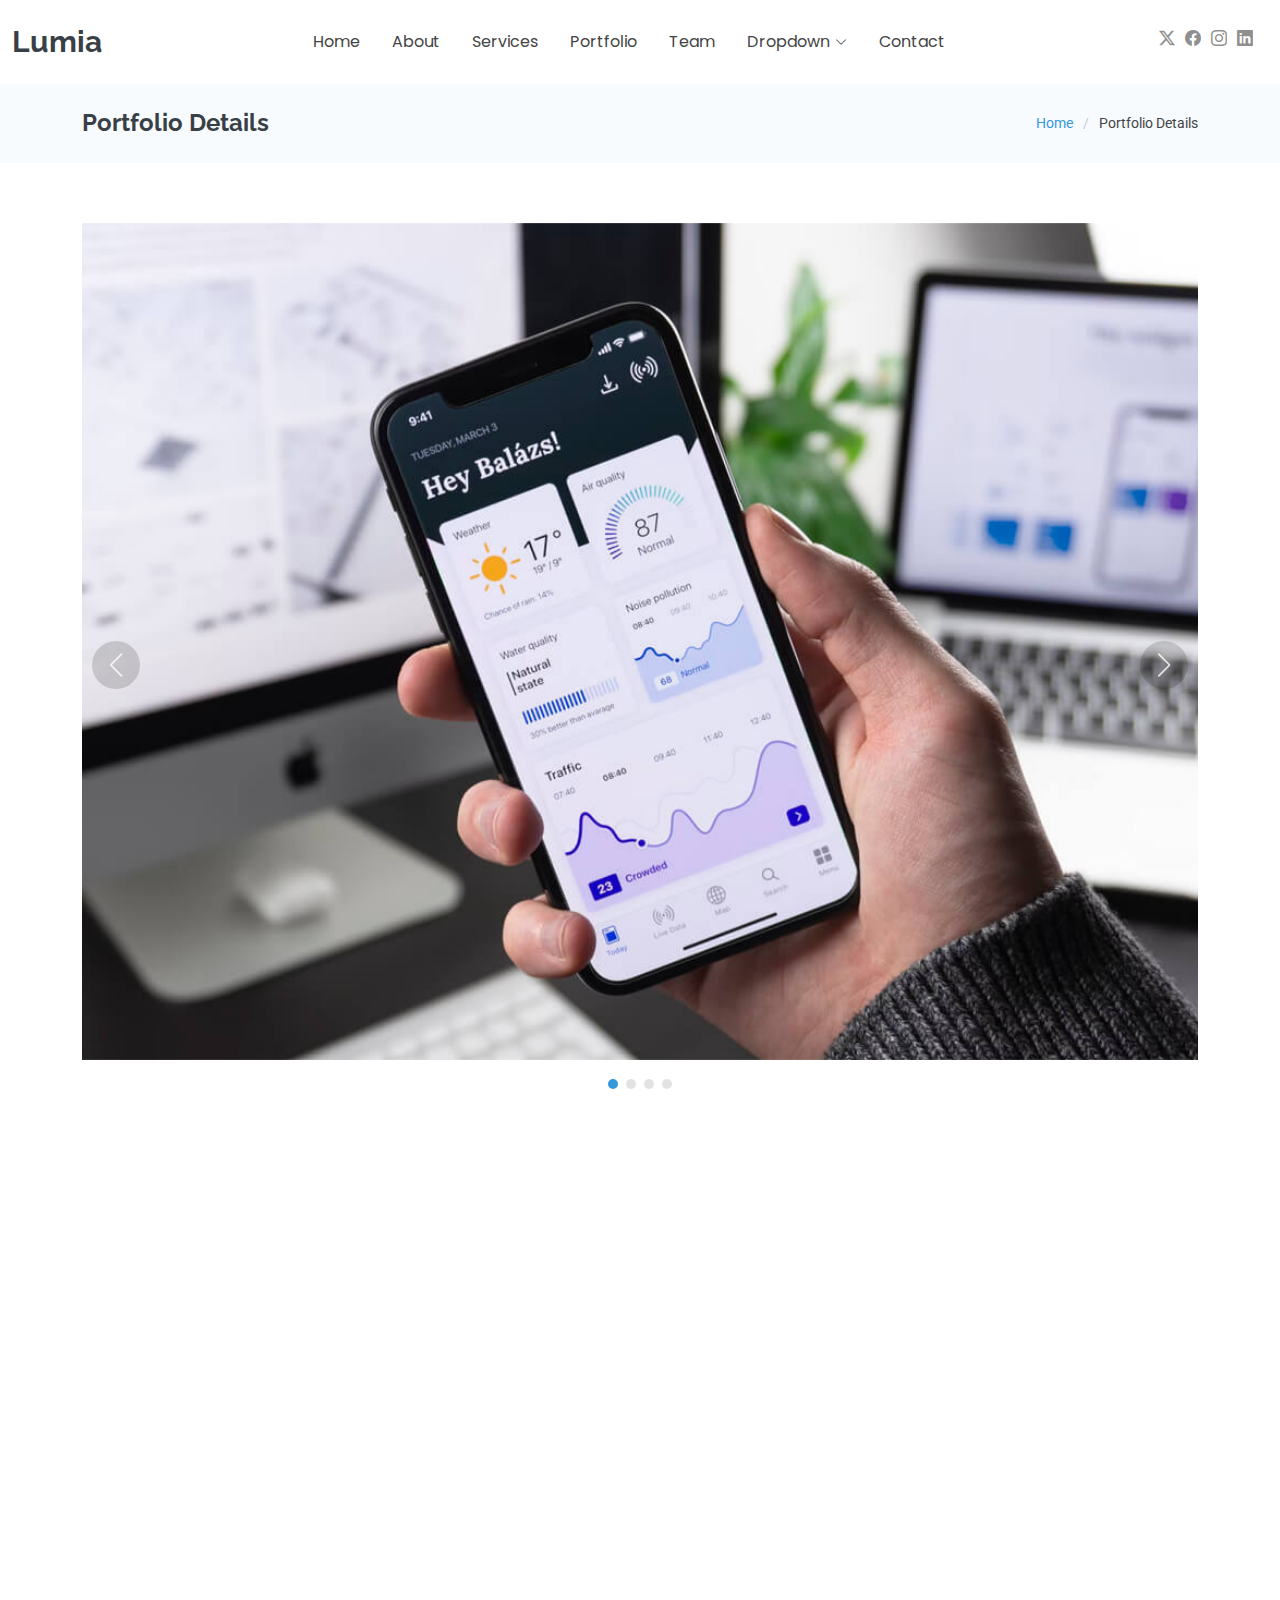
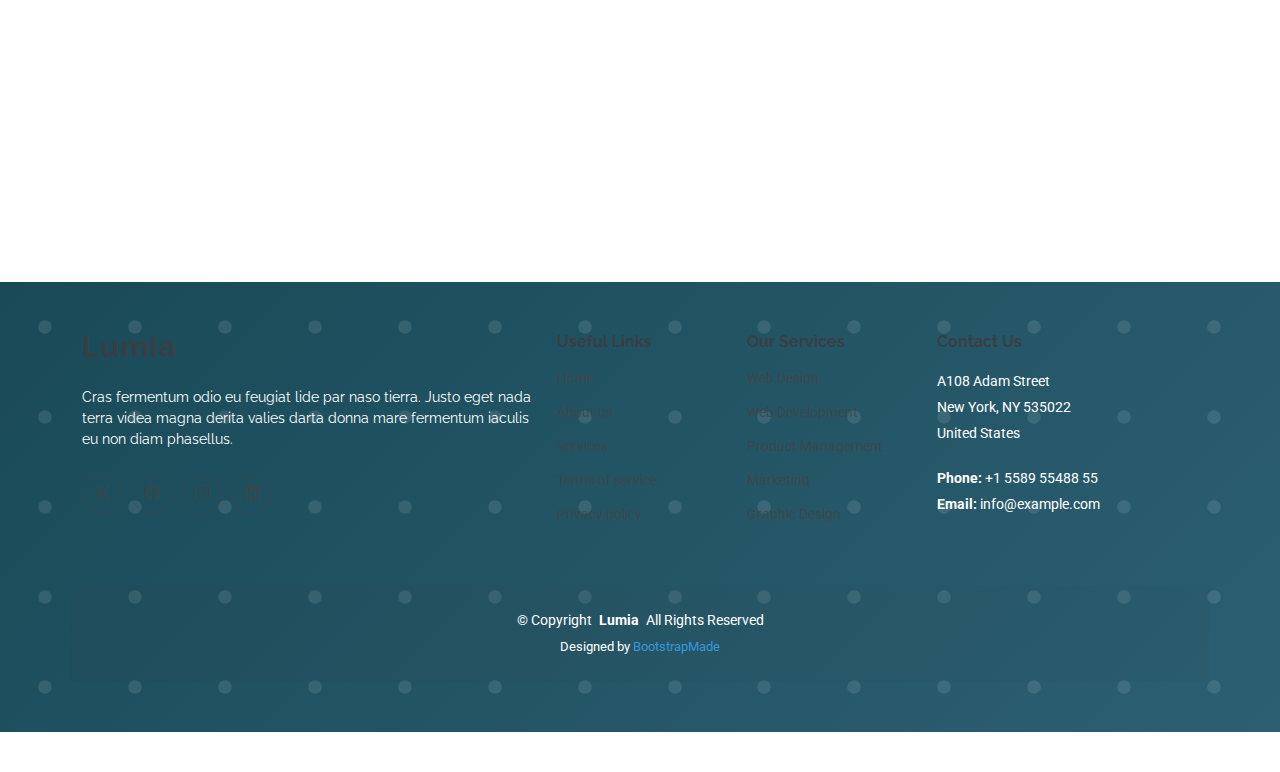
<file: portfolio-details.html>
<!DOCTYPE html>
<html lang="en">

<head>
  <meta charset="utf-8">
  <meta content="width=device-width, initial-scale=1.0" name="viewport">
  <title>Portfolio Details - Lumia Bootstrap Template</title>
  <meta name="description" content="">
  <meta name="keywords" content="">

  <!-- Favicons -->
  <link href="assets/img/favicon.png" rel="icon">
  <link href="assets/img/apple-touch-icon.png" rel="apple-touch-icon">

  <!-- Fonts -->
  <link href="https://fonts.googleapis.com" rel="preconnect">
  <link href="https://fonts.gstatic.com" rel="preconnect" crossorigin>
  <link href="https://fonts.googleapis.com/css2?family=Roboto:ital,wght@0,100;0,300;0,400;0,500;0,700;0,900;1,100;1,300;1,400;1,500;1,700;1,900&family=Poppins:ital,wght@0,100;0,200;0,300;0,400;0,500;0,600;0,700;0,800;0,900;1,100;1,200;1,300;1,400;1,500;1,600;1,700;1,800;1,900&family=Raleway:ital,wght@0,100;0,200;0,300;0,400;0,500;0,600;0,700;0,800;0,900;1,100;1,200;1,300;1,400;1,500;1,600;1,700;1,800;1,900&display=swap" rel="stylesheet">

  <!-- Vendor CSS Files -->
  <link href="assets/vendor/bootstrap/css/bootstrap.min.css" rel="stylesheet">
  <link href="assets/vendor/bootstrap-icons/bootstrap-icons.css" rel="stylesheet">
  <link href="assets/vendor/aos/aos.css" rel="stylesheet">
  <link href="assets/vendor/glightbox/css/glightbox.min.css" rel="stylesheet">
  <link href="assets/vendor/swiper/swiper-bundle.min.css" rel="stylesheet">

  <!-- Main CSS File -->
  <link href="assets/css/main.css" rel="stylesheet">

  <!-- =======================================================
  * Template Name: Lumia
  * Template URL: https://bootstrapmade.com/lumia-bootstrap-business-template/
  * Updated: Aug 07 2024 with Bootstrap v5.3.3
  * Author: BootstrapMade.com
  * License: https://bootstrapmade.com/license/
  ======================================================== -->
</head>

<body class="portfolio-details-page">

  <header id="header" class="header d-flex align-items-center sticky-top">
    <div class="container-fluid position-relative d-flex align-items-center justify-content-between">

      <a href="index.html" class="logo d-flex align-items-center me-auto me-xl-0">
        <!-- Uncomment the line below if you also wish to use an image logo -->
        <!-- <img src="assets/img/logo.png" alt=""> -->
        <h1 class="sitename">Lumia</h1>
      </a>

      <nav id="navmenu" class="navmenu">
        <ul>
          <li><a href="#hero">Home</a></li>
          <li><a href="#about">About</a></li>
          <li><a href="#services">Services</a></li>
          <li><a href="#portfolio">Portfolio</a></li>
          <li><a href="#team">Team</a></li>
          <li class="dropdown"><a href="#"><span>Dropdown</span> <i class="bi bi-chevron-down toggle-dropdown"></i></a>
            <ul>
              <li><a href="#">Dropdown 1</a></li>
              <li class="dropdown"><a href="#"><span>Deep Dropdown</span> <i class="bi bi-chevron-down toggle-dropdown"></i></a>
                <ul>
                  <li><a href="#">Deep Dropdown 1</a></li>
                  <li><a href="#">Deep Dropdown 2</a></li>
                  <li><a href="#">Deep Dropdown 3</a></li>
                  <li><a href="#">Deep Dropdown 4</a></li>
                  <li><a href="#">Deep Dropdown 5</a></li>
                </ul>
              </li>
              <li><a href="#">Dropdown 2</a></li>
              <li><a href="#">Dropdown 3</a></li>
              <li><a href="#">Dropdown 4</a></li>
            </ul>
          </li>
          <li><a href="#contact">Contact</a></li>
        </ul>
        <i class="mobile-nav-toggle d-xl-none bi bi-list"></i>
      </nav>

      <div class="header-social-links">
        <a href="#" class="twitter"><i class="bi bi-twitter-x"></i></a>
        <a href="#" class="facebook"><i class="bi bi-facebook"></i></a>
        <a href="#" class="instagram"><i class="bi bi-instagram"></i></a>
        <a href="#" class="linkedin"><i class="bi bi-linkedin"></i></a>
      </div>

    </div>
  </header>

  <main class="main">

    <!-- Page Title -->
    <div class="page-title light-background">
      <div class="container d-lg-flex justify-content-between align-items-center">
        <h1 class="mb-2 mb-lg-0">Portfolio Details</h1>
        <nav class="breadcrumbs">
          <ol>
            <li><a href="index.html">Home</a></li>
            <li class="current">Portfolio Details</li>
          </ol>
        </nav>
      </div>
    </div><!-- End Page Title -->

    <!-- Portfolio Details Section -->
    <section id="portfolio-details" class="portfolio-details section">

      <div class="container" data-aos="fade-up">

        <div class="portfolio-details-slider swiper init-swiper">
          <script type="application/json" class="swiper-config">
            {
              "loop": true,
              "speed": 600,
              "autoplay": {
                "delay": 5000
              },
              "slidesPerView": "auto",
              "navigation": {
                "nextEl": ".swiper-button-next",
                "prevEl": ".swiper-button-prev"
              },
              "pagination": {
                "el": ".swiper-pagination",
                "type": "bullets",
                "clickable": true
              }
            }
          </script>
          <div class="swiper-wrapper align-items-center">

            <div class="swiper-slide">
              <img src="assets/img/portfolio/app-1.jpg" alt="">
            </div>

            <div class="swiper-slide">
              <img src="assets/img/portfolio/product-1.jpg" alt="">
            </div>

            <div class="swiper-slide">
              <img src="assets/img/portfolio/branding-1.jpg" alt="">
            </div>

            <div class="swiper-slide">
              <img src="assets/img/portfolio/books-1.jpg" alt="">
            </div>

          </div>
          <div class="swiper-button-prev"></div>
          <div class="swiper-button-next"></div>
          <div class="swiper-pagination"></div>
        </div>

        <div class="row justify-content-between gy-4 mt-4">

          <div class="col-lg-8" data-aos="fade-up">
            <div class="portfolio-description">
              <h2>This is an example of portfolio details</h2>
              <p>
                Autem ipsum nam porro corporis rerum. Quis eos dolorem eos itaque inventore commodi labore quia quia. Exercitationem repudiandae officiis neque suscipit non officia eaque itaque enim. Voluptatem officia accusantium nesciunt est omnis tempora consectetur dignissimos. Sequi nulla at esse enim cum deserunt eius.
              </p>
              <p>
                Amet consequatur qui dolore veniam voluptatem voluptatem sit. Non aspernatur atque natus ut cum nam et. Praesentium error dolores rerum minus sequi quia veritatis eum. Eos et doloribus doloremque nesciunt molestiae laboriosam.
              </p>

              <div class="testimonial-item">
                <p>
                  <i class="bi bi-quote quote-icon-left"></i>
                  <span>Export tempor illum tamen malis malis eram quae irure esse labore quem cillum quid cillum eram malis quorum velit fore eram velit sunt aliqua noster fugiat irure amet legam anim culpa.</span>
                  <i class="bi bi-quote quote-icon-right"></i>
                </p>
                <div>
                  <img src="assets/img/testimonials/testimonials-2.jpg" class="testimonial-img" alt="">
                  <h3>Sara Wilsson</h3>
                  <h4>Designer</h4>
                </div>
              </div>

              <p>
                Impedit ipsum quae et aliquid doloribus et voluptatem quasi. Perspiciatis occaecati earum et magnam animi. Quibusdam non qui ea vitae suscipit vitae sunt. Repudiandae incidunt cumque minus deserunt assumenda tempore. Delectus voluptas necessitatibus est.
              </p>

              <p>
                Sunt voluptatum sapiente facilis quo odio aut ipsum repellat debitis. Molestiae et autem libero. Explicabo et quod necessitatibus similique quis dolor eum. Numquam eaque praesentium rem et qui nesciunt.
              </p>

            </div>
          </div>

          <div class="col-lg-3" data-aos="fade-up" data-aos-delay="100">
            <div class="portfolio-info">
              <h3>Project information</h3>
              <ul>
                <li><strong>Category</strong> Web design</li>
                <li><strong>Client</strong> ASU Company</li>
                <li><strong>Project date</strong> 01 March, 2020</li>
                <li><strong>Project URL</strong> <a href="#">www.example.com</a></li>
                <li><a href="#" class="btn-visit align-self-start">Visit Website</a></li>
              </ul>
            </div>
          </div>

        </div>

      </div>

    </section><!-- /Portfolio Details Section -->

  </main>

  <footer id="footer" class="footer light-background">

    <div class="container footer-top">
      <div class="row gy-4">
        <div class="col-lg-5 col-md-12 footer-about">
          <a href="index.html" class="logo d-flex align-items-center">
            <span class="sitename">Lumia</span>
          </a>
          <p>Cras fermentum odio eu feugiat lide par naso tierra. Justo eget nada terra videa magna derita valies darta donna mare fermentum iaculis eu non diam phasellus.</p>
          <div class="social-links d-flex mt-4">
            <a href=""><i class="bi bi-twitter-x"></i></a>
            <a href=""><i class="bi bi-facebook"></i></a>
            <a href=""><i class="bi bi-instagram"></i></a>
            <a href=""><i class="bi bi-linkedin"></i></a>
          </div>
        </div>

        <div class="col-lg-2 col-6 footer-links">
          <h4>Useful Links</h4>
          <ul>
            <li><a href="#">Home</a></li>
            <li><a href="#">About us</a></li>
            <li><a href="#">Services</a></li>
            <li><a href="#">Terms of service</a></li>
            <li><a href="#">Privacy policy</a></li>
          </ul>
        </div>

        <div class="col-lg-2 col-6 footer-links">
          <h4>Our Services</h4>
          <ul>
            <li><a href="#">Web Design</a></li>
            <li><a href="#">Web Development</a></li>
            <li><a href="#">Product Management</a></li>
            <li><a href="#">Marketing</a></li>
            <li><a href="#">Graphic Design</a></li>
          </ul>
        </div>

        <div class="col-lg-3 col-md-12 footer-contact text-center text-md-start">
          <h4>Contact Us</h4>
          <p>A108 Adam Street</p>
          <p>New York, NY 535022</p>
          <p>United States</p>
          <p class="mt-4"><strong>Phone:</strong> <span>+1 5589 55488 55</span></p>
          <p><strong>Email:</strong> <span>info@example.com</span></p>
        </div>

      </div>
    </div>

    <div class="container copyright text-center mt-4">
      <p>© <span>Copyright</span> <strong class="px-1 sitename">Lumia</strong> <span>All Rights Reserved</span></p>
      <div class="credits">
        <!-- All the links in the footer should remain intact. -->
        <!-- You can delete the links only if you've purchased the pro version. -->
        <!-- Licensing information: https://bootstrapmade.com/license/ -->
        <!-- Purchase the pro version with working PHP/AJAX contact form: [buy-url] -->
        Designed by <a href="https://bootstrapmade.com/">BootstrapMade</a>
      </div>
    </div>

  </footer>

  <!-- Scroll Top -->
  <a href="#" id="scroll-top" class="scroll-top d-flex align-items-center justify-content-center"><i class="bi bi-arrow-up-short"></i></a>

  <!-- Preloader -->
  <div id="preloader"></div>

  <!-- Vendor JS Files -->
  <script src="assets/vendor/bootstrap/js/bootstrap.bundle.min.js"></script>
  <script src="assets/vendor/php-email-form/validate.js"></script>
  <script src="assets/vendor/aos/aos.js"></script>
  <script src="assets/vendor/waypoints/noframework.waypoints.js"></script>
  <script src="assets/vendor/purecounter/purecounter_vanilla.js"></script>
  <script src="assets/vendor/glightbox/js/glightbox.min.js"></script>
  <script src="assets/vendor/imagesloaded/imagesloaded.pkgd.min.js"></script>
  <script src="assets/vendor/isotope-layout/isotope.pkgd.min.js"></script>
  <script src="assets/vendor/swiper/swiper-bundle.min.js"></script>

  <!-- Main JS File -->
  <script src="assets/js/main.js"></script>

</body>

</html>
</file>
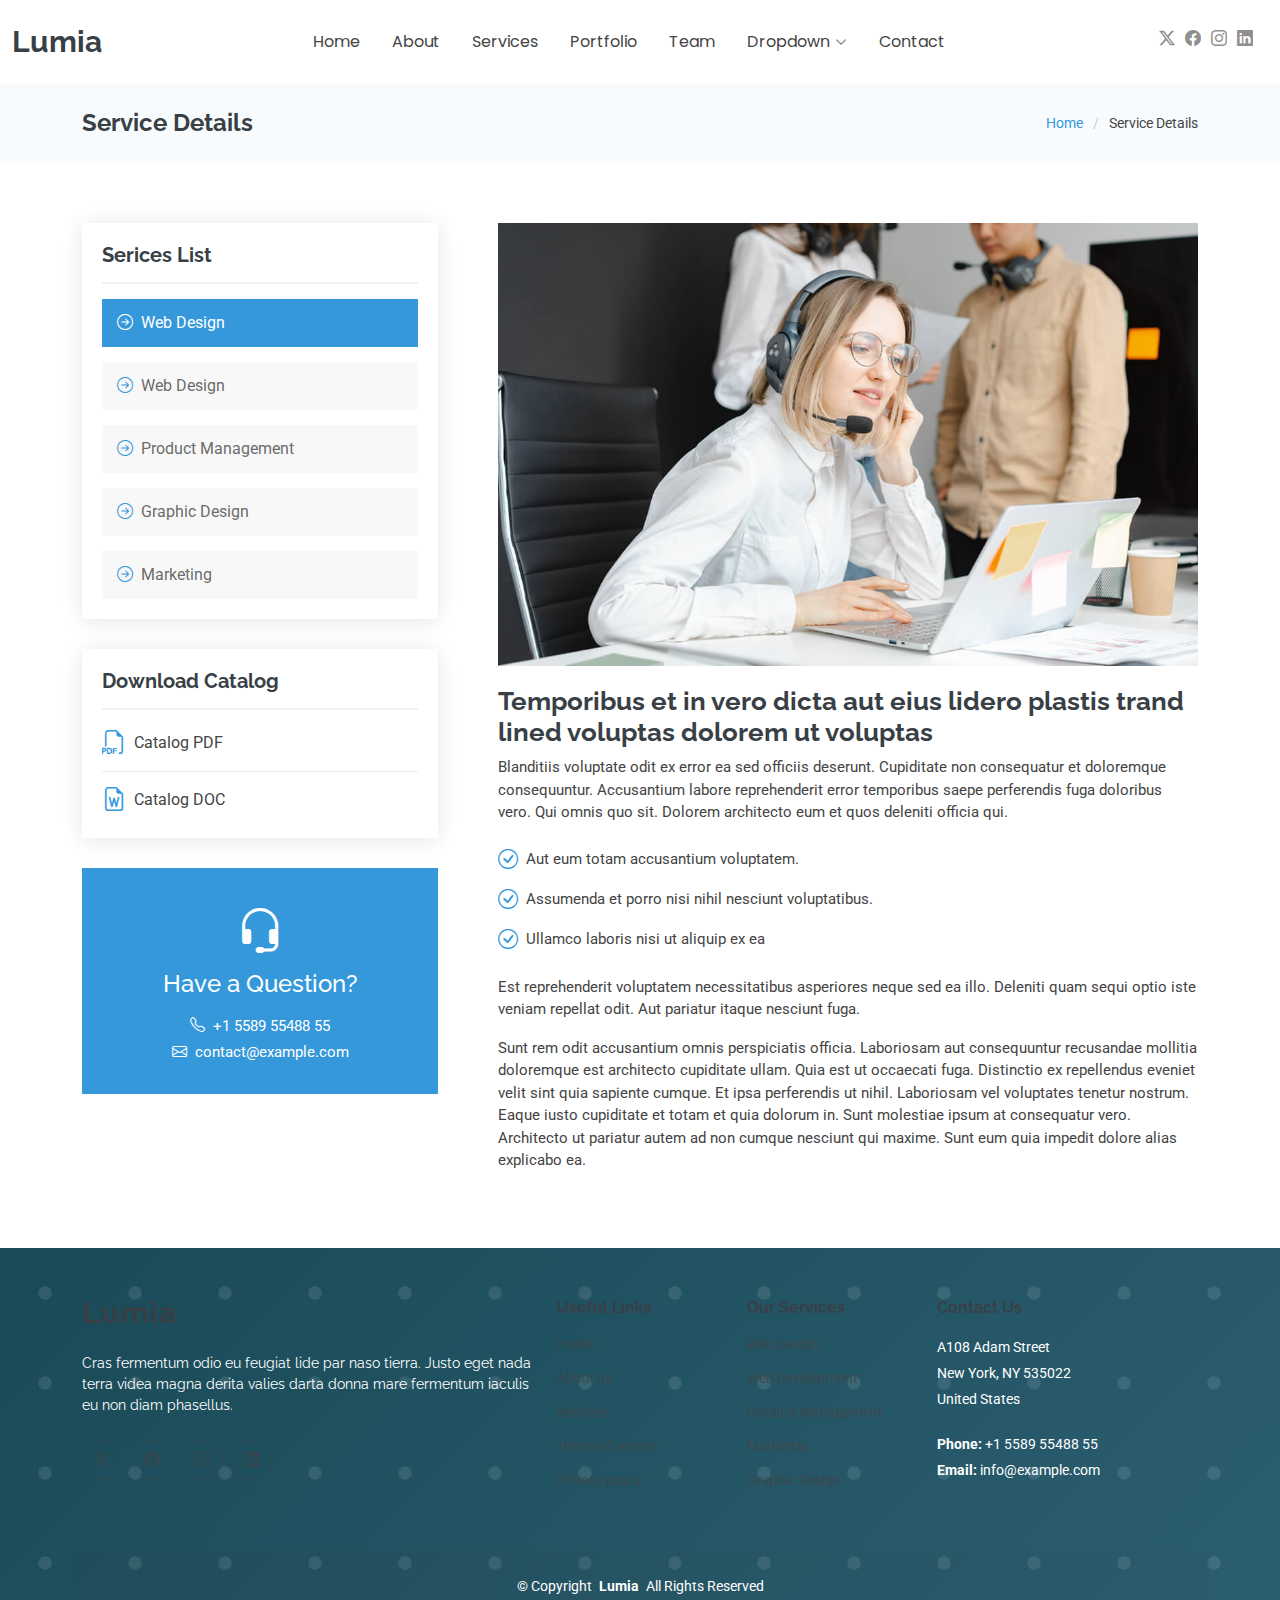
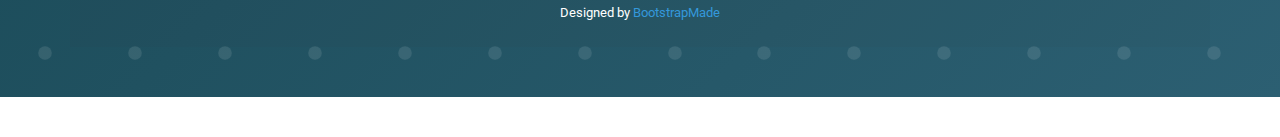
<file: service-details.html>
<!DOCTYPE html>
<html lang="en">

<head>
  <meta charset="utf-8">
  <meta content="width=device-width, initial-scale=1.0" name="viewport">
  <title>Service Details - Lumia Bootstrap Template</title>
  <meta name="description" content="">
  <meta name="keywords" content="">

  <!-- Favicons -->
  <link href="assets/img/favicon.png" rel="icon">
  <link href="assets/img/apple-touch-icon.png" rel="apple-touch-icon">

  <!-- Fonts -->
  <link href="https://fonts.googleapis.com" rel="preconnect">
  <link href="https://fonts.gstatic.com" rel="preconnect" crossorigin>
  <link href="https://fonts.googleapis.com/css2?family=Roboto:ital,wght@0,100;0,300;0,400;0,500;0,700;0,900;1,100;1,300;1,400;1,500;1,700;1,900&family=Poppins:ital,wght@0,100;0,200;0,300;0,400;0,500;0,600;0,700;0,800;0,900;1,100;1,200;1,300;1,400;1,500;1,600;1,700;1,800;1,900&family=Raleway:ital,wght@0,100;0,200;0,300;0,400;0,500;0,600;0,700;0,800;0,900;1,100;1,200;1,300;1,400;1,500;1,600;1,700;1,800;1,900&display=swap" rel="stylesheet">

  <!-- Vendor CSS Files -->
  <link href="assets/vendor/bootstrap/css/bootstrap.min.css" rel="stylesheet">
  <link href="assets/vendor/bootstrap-icons/bootstrap-icons.css" rel="stylesheet">
  <link href="assets/vendor/aos/aos.css" rel="stylesheet">
  <link href="assets/vendor/glightbox/css/glightbox.min.css" rel="stylesheet">
  <link href="assets/vendor/swiper/swiper-bundle.min.css" rel="stylesheet">

  <!-- Main CSS File -->
  <link href="assets/css/main.css" rel="stylesheet">

  <!-- =======================================================
  * Template Name: Lumia
  * Template URL: https://bootstrapmade.com/lumia-bootstrap-business-template/
  * Updated: Aug 07 2024 with Bootstrap v5.3.3
  * Author: BootstrapMade.com
  * License: https://bootstrapmade.com/license/
  ======================================================== -->
</head>

<body class="service-details-page">

  <header id="header" class="header d-flex align-items-center sticky-top">
    <div class="container-fluid position-relative d-flex align-items-center justify-content-between">

      <a href="index.html" class="logo d-flex align-items-center me-auto me-xl-0">
        <!-- Uncomment the line below if you also wish to use an image logo -->
        <!-- <img src="assets/img/logo.png" alt=""> -->
        <h1 class="sitename">Lumia</h1>
      </a>

      <nav id="navmenu" class="navmenu">
        <ul>
          <li><a href="#hero">Home</a></li>
          <li><a href="#about">About</a></li>
          <li><a href="#services">Services</a></li>
          <li><a href="#portfolio">Portfolio</a></li>
          <li><a href="#team">Team</a></li>
          <li class="dropdown"><a href="#"><span>Dropdown</span> <i class="bi bi-chevron-down toggle-dropdown"></i></a>
            <ul>
              <li><a href="#">Dropdown 1</a></li>
              <li class="dropdown"><a href="#"><span>Deep Dropdown</span> <i class="bi bi-chevron-down toggle-dropdown"></i></a>
                <ul>
                  <li><a href="#">Deep Dropdown 1</a></li>
                  <li><a href="#">Deep Dropdown 2</a></li>
                  <li><a href="#">Deep Dropdown 3</a></li>
                  <li><a href="#">Deep Dropdown 4</a></li>
                  <li><a href="#">Deep Dropdown 5</a></li>
                </ul>
              </li>
              <li><a href="#">Dropdown 2</a></li>
              <li><a href="#">Dropdown 3</a></li>
              <li><a href="#">Dropdown 4</a></li>
            </ul>
          </li>
          <li><a href="#contact">Contact</a></li>
        </ul>
        <i class="mobile-nav-toggle d-xl-none bi bi-list"></i>
      </nav>

      <div class="header-social-links">
        <a href="#" class="twitter"><i class="bi bi-twitter-x"></i></a>
        <a href="#" class="facebook"><i class="bi bi-facebook"></i></a>
        <a href="#" class="instagram"><i class="bi bi-instagram"></i></a>
        <a href="#" class="linkedin"><i class="bi bi-linkedin"></i></a>
      </div>

    </div>
  </header>

  <main class="main">

    <!-- Page Title -->
    <div class="page-title light-background">
      <div class="container d-lg-flex justify-content-between align-items-center">
        <h1 class="mb-2 mb-lg-0">Service Details</h1>
        <nav class="breadcrumbs">
          <ol>
            <li><a href="index.html">Home</a></li>
            <li class="current">Service Details</li>
          </ol>
        </nav>
      </div>
    </div><!-- End Page Title -->

    <!-- Service Details Section -->
    <section id="service-details" class="service-details section">

      <div class="container">

        <div class="row gy-5">

          <div class="col-lg-4" data-aos="fade-up" data-aos-delay="100">

            <div class="service-box">
              <h4>Serices List</h4>
              <div class="services-list">
                <a href="#" class="active"><i class="bi bi-arrow-right-circle"></i><span>Web Design</span></a>
                <a href="#"><i class="bi bi-arrow-right-circle"></i><span>Web Design</span></a>
                <a href="#"><i class="bi bi-arrow-right-circle"></i><span>Product Management</span></a>
                <a href="#"><i class="bi bi-arrow-right-circle"></i><span>Graphic Design</span></a>
                <a href="#"><i class="bi bi-arrow-right-circle"></i><span>Marketing</span></a>
              </div>
            </div><!-- End Services List -->

            <div class="service-box">
              <h4>Download Catalog</h4>
              <div class="download-catalog">
                <a href="#"><i class="bi bi-filetype-pdf"></i><span>Catalog PDF</span></a>
                <a href="#"><i class="bi bi-file-earmark-word"></i><span>Catalog DOC</span></a>
              </div>
            </div><!-- End Services List -->

            <div class="help-box d-flex flex-column justify-content-center align-items-center">
              <i class="bi bi-headset help-icon"></i>
              <h4>Have a Question?</h4>
              <p class="d-flex align-items-center mt-2 mb-0"><i class="bi bi-telephone me-2"></i> <span>+1 5589 55488 55</span></p>
              <p class="d-flex align-items-center mt-1 mb-0"><i class="bi bi-envelope me-2"></i> <a href="mailto:contact@example.com">contact@example.com</a></p>
            </div>

          </div>

          <div class="col-lg-8 ps-lg-5" data-aos="fade-up" data-aos-delay="200">
            <img src="assets/img/services.jpg" alt="" class="img-fluid services-img">
            <h3>Temporibus et in vero dicta aut eius lidero plastis trand lined voluptas dolorem ut voluptas</h3>
            <p>
              Blanditiis voluptate odit ex error ea sed officiis deserunt. Cupiditate non consequatur et doloremque consequuntur. Accusantium labore reprehenderit error temporibus saepe perferendis fuga doloribus vero. Qui omnis quo sit. Dolorem architecto eum et quos deleniti officia qui.
            </p>
            <ul>
              <li><i class="bi bi-check-circle"></i> <span>Aut eum totam accusantium voluptatem.</span></li>
              <li><i class="bi bi-check-circle"></i> <span>Assumenda et porro nisi nihil nesciunt voluptatibus.</span></li>
              <li><i class="bi bi-check-circle"></i> <span>Ullamco laboris nisi ut aliquip ex ea</span></li>
            </ul>
            <p>
              Est reprehenderit voluptatem necessitatibus asperiores neque sed ea illo. Deleniti quam sequi optio iste veniam repellat odit. Aut pariatur itaque nesciunt fuga.
            </p>
            <p>
              Sunt rem odit accusantium omnis perspiciatis officia. Laboriosam aut consequuntur recusandae mollitia doloremque est architecto cupiditate ullam. Quia est ut occaecati fuga. Distinctio ex repellendus eveniet velit sint quia sapiente cumque. Et ipsa perferendis ut nihil. Laboriosam vel voluptates tenetur nostrum. Eaque iusto cupiditate et totam et quia dolorum in. Sunt molestiae ipsum at consequatur vero. Architecto ut pariatur autem ad non cumque nesciunt qui maxime. Sunt eum quia impedit dolore alias explicabo ea.
            </p>
          </div>

        </div>

      </div>

    </section><!-- /Service Details Section -->

  </main>

  <footer id="footer" class="footer light-background">

    <div class="container footer-top">
      <div class="row gy-4">
        <div class="col-lg-5 col-md-12 footer-about">
          <a href="index.html" class="logo d-flex align-items-center">
            <span class="sitename">Lumia</span>
          </a>
          <p>Cras fermentum odio eu feugiat lide par naso tierra. Justo eget nada terra videa magna derita valies darta donna mare fermentum iaculis eu non diam phasellus.</p>
          <div class="social-links d-flex mt-4">
            <a href=""><i class="bi bi-twitter-x"></i></a>
            <a href=""><i class="bi bi-facebook"></i></a>
            <a href=""><i class="bi bi-instagram"></i></a>
            <a href=""><i class="bi bi-linkedin"></i></a>
          </div>
        </div>

        <div class="col-lg-2 col-6 footer-links">
          <h4>Useful Links</h4>
          <ul>
            <li><a href="#">Home</a></li>
            <li><a href="#">About us</a></li>
            <li><a href="#">Services</a></li>
            <li><a href="#">Terms of service</a></li>
            <li><a href="#">Privacy policy</a></li>
          </ul>
        </div>

        <div class="col-lg-2 col-6 footer-links">
          <h4>Our Services</h4>
          <ul>
            <li><a href="#">Web Design</a></li>
            <li><a href="#">Web Development</a></li>
            <li><a href="#">Product Management</a></li>
            <li><a href="#">Marketing</a></li>
            <li><a href="#">Graphic Design</a></li>
          </ul>
        </div>

        <div class="col-lg-3 col-md-12 footer-contact text-center text-md-start">
          <h4>Contact Us</h4>
          <p>A108 Adam Street</p>
          <p>New York, NY 535022</p>
          <p>United States</p>
          <p class="mt-4"><strong>Phone:</strong> <span>+1 5589 55488 55</span></p>
          <p><strong>Email:</strong> <span>info@example.com</span></p>
        </div>

      </div>
    </div>

    <div class="container copyright text-center mt-4">
      <p>© <span>Copyright</span> <strong class="px-1 sitename">Lumia</strong> <span>All Rights Reserved</span></p>
      <div class="credits">
        <!-- All the links in the footer should remain intact. -->
        <!-- You can delete the links only if you've purchased the pro version. -->
        <!-- Licensing information: https://bootstrapmade.com/license/ -->
        <!-- Purchase the pro version with working PHP/AJAX contact form: [buy-url] -->
        Designed by <a href="https://bootstrapmade.com/">BootstrapMade</a>
      </div>
    </div>

  </footer>

  <!-- Scroll Top -->
  <a href="#" id="scroll-top" class="scroll-top d-flex align-items-center justify-content-center"><i class="bi bi-arrow-up-short"></i></a>

  <!-- Preloader -->
  <div id="preloader"></div>

  <!-- Vendor JS Files -->
  <script src="assets/vendor/bootstrap/js/bootstrap.bundle.min.js"></script>
  <script src="assets/vendor/php-email-form/validate.js"></script>
  <script src="assets/vendor/aos/aos.js"></script>
  <script src="assets/vendor/waypoints/noframework.waypoints.js"></script>
  <script src="assets/vendor/purecounter/purecounter_vanilla.js"></script>
  <script src="assets/vendor/glightbox/js/glightbox.min.js"></script>
  <script src="assets/vendor/imagesloaded/imagesloaded.pkgd.min.js"></script>
  <script src="assets/vendor/isotope-layout/isotope.pkgd.min.js"></script>
  <script src="assets/vendor/swiper/swiper-bundle.min.js"></script>

  <!-- Main JS File -->
  <script src="assets/js/main.js"></script>

</body>

</html>
</file>
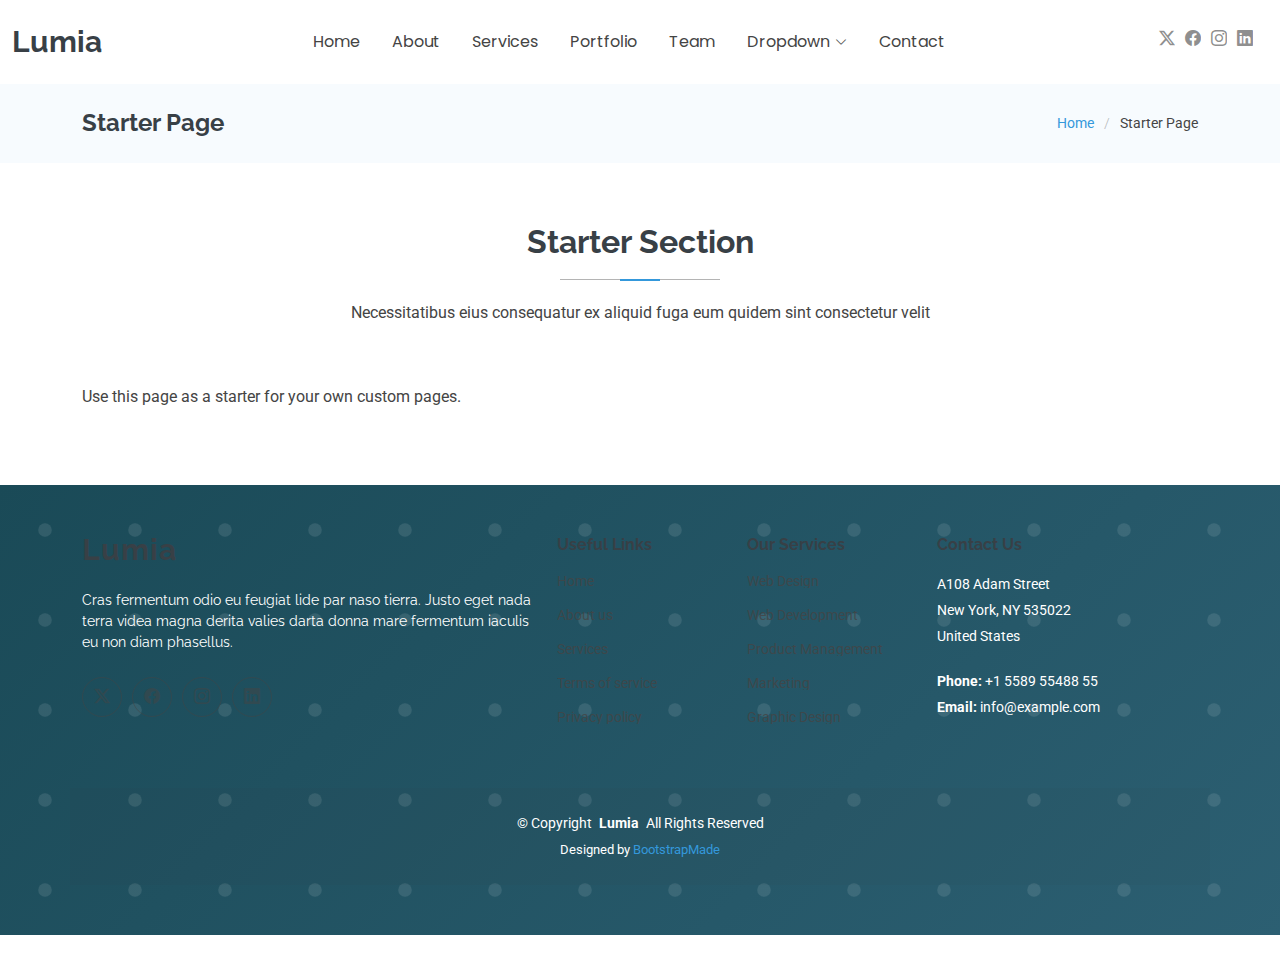
<file: starter-page.html>
<!DOCTYPE html>
<html lang="en">

<head>
  <meta charset="utf-8">
  <meta content="width=device-width, initial-scale=1.0" name="viewport">
  <title>Starter Page - Lumia Bootstrap Template</title>
  <meta name="description" content="">
  <meta name="keywords" content="">

  <!-- Favicons -->
  <link href="assets/img/favicon.png" rel="icon">
  <link href="assets/img/apple-touch-icon.png" rel="apple-touch-icon">

  <!-- Fonts -->
  <link href="https://fonts.googleapis.com" rel="preconnect">
  <link href="https://fonts.gstatic.com" rel="preconnect" crossorigin>
  <link href="https://fonts.googleapis.com/css2?family=Roboto:ital,wght@0,100;0,300;0,400;0,500;0,700;0,900;1,100;1,300;1,400;1,500;1,700;1,900&family=Poppins:ital,wght@0,100;0,200;0,300;0,400;0,500;0,600;0,700;0,800;0,900;1,100;1,200;1,300;1,400;1,500;1,600;1,700;1,800;1,900&family=Raleway:ital,wght@0,100;0,200;0,300;0,400;0,500;0,600;0,700;0,800;0,900;1,100;1,200;1,300;1,400;1,500;1,600;1,700;1,800;1,900&display=swap" rel="stylesheet">

  <!-- Vendor CSS Files -->
  <link href="assets/vendor/bootstrap/css/bootstrap.min.css" rel="stylesheet">
  <link href="assets/vendor/bootstrap-icons/bootstrap-icons.css" rel="stylesheet">
  <link href="assets/vendor/aos/aos.css" rel="stylesheet">
  <link href="assets/vendor/glightbox/css/glightbox.min.css" rel="stylesheet">
  <link href="assets/vendor/swiper/swiper-bundle.min.css" rel="stylesheet">

  <!-- Main CSS File -->
  <link href="assets/css/main.css" rel="stylesheet">

  <!-- =======================================================
  * Template Name: Lumia
  * Template URL: https://bootstrapmade.com/lumia-bootstrap-business-template/
  * Updated: Aug 07 2024 with Bootstrap v5.3.3
  * Author: BootstrapMade.com
  * License: https://bootstrapmade.com/license/
  ======================================================== -->
</head>

<body class="starter-page-page">

  <header id="header" class="header d-flex align-items-center sticky-top">
    <div class="container-fluid position-relative d-flex align-items-center justify-content-between">

      <a href="index.html" class="logo d-flex align-items-center me-auto me-xl-0">
        <!-- Uncomment the line below if you also wish to use an image logo -->
        <!-- <img src="assets/img/logo.png" alt=""> -->
        <h1 class="sitename">Lumia</h1>
      </a>

      <nav id="navmenu" class="navmenu">
        <ul>
          <li><a href="#hero">Home</a></li>
          <li><a href="#about">About</a></li>
          <li><a href="#services">Services</a></li>
          <li><a href="#portfolio">Portfolio</a></li>
          <li><a href="#team">Team</a></li>
          <li class="dropdown"><a href="#"><span>Dropdown</span> <i class="bi bi-chevron-down toggle-dropdown"></i></a>
            <ul>
              <li><a href="#">Dropdown 1</a></li>
              <li class="dropdown"><a href="#"><span>Deep Dropdown</span> <i class="bi bi-chevron-down toggle-dropdown"></i></a>
                <ul>
                  <li><a href="#">Deep Dropdown 1</a></li>
                  <li><a href="#">Deep Dropdown 2</a></li>
                  <li><a href="#">Deep Dropdown 3</a></li>
                  <li><a href="#">Deep Dropdown 4</a></li>
                  <li><a href="#">Deep Dropdown 5</a></li>
                </ul>
              </li>
              <li><a href="#">Dropdown 2</a></li>
              <li><a href="#">Dropdown 3</a></li>
              <li><a href="#">Dropdown 4</a></li>
            </ul>
          </li>
          <li><a href="#contact">Contact</a></li>
        </ul>
        <i class="mobile-nav-toggle d-xl-none bi bi-list"></i>
      </nav>

      <div class="header-social-links">
        <a href="#" class="twitter"><i class="bi bi-twitter-x"></i></a>
        <a href="#" class="facebook"><i class="bi bi-facebook"></i></a>
        <a href="#" class="instagram"><i class="bi bi-instagram"></i></a>
        <a href="#" class="linkedin"><i class="bi bi-linkedin"></i></a>
      </div>

    </div>
  </header>

  <main class="main">

    <!-- Page Title -->
    <div class="page-title light-background">
      <div class="container d-lg-flex justify-content-between align-items-center">
        <h1 class="mb-2 mb-lg-0">Starter Page</h1>
        <nav class="breadcrumbs">
          <ol>
            <li><a href="index.html">Home</a></li>
            <li class="current">Starter Page</li>
          </ol>
        </nav>
      </div>
    </div><!-- End Page Title -->

    <!-- Starter Section Section -->
    <section id="starter-section" class="starter-section section">

      <!-- Section Title -->
      <div class="container section-title" data-aos="fade-up">
        <h2>Starter Section</h2>
        <p>Necessitatibus eius consequatur ex aliquid fuga eum quidem sint consectetur velit</p>
      </div><!-- End Section Title -->

      <div class="container" data-aos="fade-up">
        <p>Use this page as a starter for your own custom pages.</p>
      </div>

    </section><!-- /Starter Section Section -->

  </main>

  <footer id="footer" class="footer light-background">

    <div class="container footer-top">
      <div class="row gy-4">
        <div class="col-lg-5 col-md-12 footer-about">
          <a href="index.html" class="logo d-flex align-items-center">
            <span class="sitename">Lumia</span>
          </a>
          <p>Cras fermentum odio eu feugiat lide par naso tierra. Justo eget nada terra videa magna derita valies darta donna mare fermentum iaculis eu non diam phasellus.</p>
          <div class="social-links d-flex mt-4">
            <a href=""><i class="bi bi-twitter-x"></i></a>
            <a href=""><i class="bi bi-facebook"></i></a>
            <a href=""><i class="bi bi-instagram"></i></a>
            <a href=""><i class="bi bi-linkedin"></i></a>
          </div>
        </div>

        <div class="col-lg-2 col-6 footer-links">
          <h4>Useful Links</h4>
          <ul>
            <li><a href="#">Home</a></li>
            <li><a href="#">About us</a></li>
            <li><a href="#">Services</a></li>
            <li><a href="#">Terms of service</a></li>
            <li><a href="#">Privacy policy</a></li>
          </ul>
        </div>

        <div class="col-lg-2 col-6 footer-links">
          <h4>Our Services</h4>
          <ul>
            <li><a href="#">Web Design</a></li>
            <li><a href="#">Web Development</a></li>
            <li><a href="#">Product Management</a></li>
            <li><a href="#">Marketing</a></li>
            <li><a href="#">Graphic Design</a></li>
          </ul>
        </div>

        <div class="col-lg-3 col-md-12 footer-contact text-center text-md-start">
          <h4>Contact Us</h4>
          <p>A108 Adam Street</p>
          <p>New York, NY 535022</p>
          <p>United States</p>
          <p class="mt-4"><strong>Phone:</strong> <span>+1 5589 55488 55</span></p>
          <p><strong>Email:</strong> <span>info@example.com</span></p>
        </div>

      </div>
    </div>

    <div class="container copyright text-center mt-4">
      <p>© <span>Copyright</span> <strong class="px-1 sitename">Lumia</strong> <span>All Rights Reserved</span></p>
      <div class="credits">
        <!-- All the links in the footer should remain intact. -->
        <!-- You can delete the links only if you've purchased the pro version. -->
        <!-- Licensing information: https://bootstrapmade.com/license/ -->
        <!-- Purchase the pro version with working PHP/AJAX contact form: [buy-url] -->
        Designed by <a href="https://bootstrapmade.com/">BootstrapMade</a>
      </div>
    </div>

  </footer>

  <!-- Scroll Top -->
  <a href="#" id="scroll-top" class="scroll-top d-flex align-items-center justify-content-center"><i class="bi bi-arrow-up-short"></i></a>

  <!-- Preloader -->
  <div id="preloader"></div>

  <!-- Vendor JS Files -->
  <script src="assets/vendor/bootstrap/js/bootstrap.bundle.min.js"></script>
  <script src="assets/vendor/php-email-form/validate.js"></script>
  <script src="assets/vendor/aos/aos.js"></script>
  <script src="assets/vendor/waypoints/noframework.waypoints.js"></script>
  <script src="assets/vendor/purecounter/purecounter_vanilla.js"></script>
  <script src="assets/vendor/glightbox/js/glightbox.min.js"></script>
  <script src="assets/vendor/imagesloaded/imagesloaded.pkgd.min.js"></script>
  <script src="assets/vendor/isotope-layout/isotope.pkgd.min.js"></script>
  <script src="assets/vendor/swiper/swiper-bundle.min.js"></script>

  <!-- Main JS File -->
  <script src="assets/js/main.js"></script>

</body>

</html>
</file>
<file: assets/css/main.css>
/**
* Template Name: Lumia
* Template URL: https://bootstrapmade.com/lumia-bootstrap-business-template/
* Updated: Aug 07 2024 with Bootstrap v5.3.3
* Author: BootstrapMade.com
* License: https://bootstrapmade.com/license/
*/

/*--------------------------------------------------------------
# Font & Color Variables
# Help: https://bootstrapmade.com/color-system/
--------------------------------------------------------------*/
/* Fonts */
:root {
  --default-font: "Roboto",  system-ui, -apple-system, "Segoe UI", Roboto, "Helvetica Neue", Arial, "Noto Sans", "Liberation Sans", sans-serif, "Apple Color Emoji", "Segoe UI Emoji", "Segoe UI Symbol", "Noto Color Emoji";
  --heading-font: "Raleway",  sans-serif;
  --nav-font: "Poppins",  sans-serif;
}

/* Global Colors - The following color variables are used throughout the website. Updating them here will change the color scheme of the entire website */
:root { 
  --background-color: #ffffff; /* Background color for the entire website, including individual sections */
  --default-color: #444444; /* Default color used for the majority of the text content across the entire website */
  --heading-color: #384046; /* Color for headings, subheadings and title throughout the website */
  --accent-color: #3498db; /* Accent color that represents your brand on the website. It's used for buttons, links, and other elements that need to stand out */
  --surface-color: #ffffff; /* The surface color is used as a background of boxed elements within sections, such as cards, icon boxes, or other elements that require a visual separation from the global background. */
  --contrast-color: #ffffff; /* Contrast color for text, ensuring readability against backgrounds of accent, heading, or default colors. */
}

/* Nav Menu Colors - The following color variables are used specifically for the navigation menu. They are separate from the global colors to allow for more customization options */
:root {
  --nav-color: #444444;  /* The default color of the main navmenu links */
  --nav-hover-color: #3498db; /* Applied to main navmenu links when they are hovered over or active */
  --nav-mobile-background-color: #ffffff; /* Used as the background color for mobile navigation menu */
  --nav-dropdown-background-color: #ffffff; /* Used as the background color for dropdown items that appear when hovering over primary navigation items */
  --nav-dropdown-color: #444444; /* Used for navigation links of the dropdown items in the navigation menu. */
  --nav-dropdown-hover-color: #3498db; /* Similar to --nav-hover-color, this color is applied to dropdown navigation links when they are hovered over. */
}

/* Color Presets - These classes override global colors when applied to any section or element, providing reuse of the sam color scheme. */

.light-background {
  --background-color: #f7fbfe;
  --surface-color: #ffffff;
}

.dark-background {
  --background-color: #1d222d;
  --default-color: #ffffff;
  --heading-color: #ffffff;
  --surface-color: #31394c;
  --contrast-color: #ffffff;
}

/* Smooth scroll */
:root {
  scroll-behavior: smooth;
}

/*--------------------------------------------------------------
# General Styling & Shared Classes
--------------------------------------------------------------*/
body {
  color: var(--default-color);
  background-color: var(--background-color);
  font-family: var(--default-font);
}

a {
  color: var(--accent-color);
  text-decoration: none;
  transition: 0.3s;
}

a:hover {
  color: color-mix(in srgb, var(--accent-color), transparent 25%);
  text-decoration: none;
}

h1,
h2,
h3,
h4,
h5,
h6 {
  color: var(--heading-color);
  font-family: var(--heading-font);
}

/* PHP Email Form Messages
------------------------------*/
.php-email-form .error-message {
  display: none;
  background: #df1529;
  color: #ffffff;
  text-align: left;
  padding: 15px;
  margin-bottom: 24px;
  font-weight: 600;
}

.php-email-form .sent-message {
  display: none;
  color: #ffffff;
  background: #059652;
  text-align: center;
  padding: 15px;
  margin-bottom: 24px;
  font-weight: 600;
}

.php-email-form .loading {
  display: none;
  background: var(--surface-color);
  text-align: center;
  padding: 15px;
  margin-bottom: 24px;
}

.php-email-form .loading:before {
  content: "";
  display: inline-block;
  border-radius: 50%;
  width: 24px;
  height: 24px;
  margin: 0 10px -6px 0;
  border: 3px solid var(--accent-color);
  border-top-color: var(--surface-color);
  animation: php-email-form-loading 1s linear infinite;
}

@keyframes php-email-form-loading {
  0% {
    transform: rotate(0deg);
  }

  100% {
    transform: rotate(360deg);
  }
}

/*--------------------------------------------------------------
# Global Header
--------------------------------------------------------------*/
.header {
  color: var(--default-color);
  background-color: var(--background-color);
  padding: 20px 0;
  transition: all 0.5s;
  z-index: 997;
}

.header .logo {
  line-height: 1;
}

.header .logo img {
  max-height: 36px;
  margin-right: 8px;
}

.header .logo h1 {
  font-size: 30px;
  margin: 0;
  font-weight: 700;
  color: var(--heading-color);
}

.header .header-social-links {
  padding-right: 15px;
}

.header .header-social-links a {
  color: color-mix(in srgb, var(--default-color), transparent 40%);
  padding-left: 6px;
  display: inline-block;
  transition: 0.3s;
  font-size: 16px;
}

.header .header-social-links a:hover {
  color: var(--accent-color);
}

.header .header-social-links a i {
  line-height: 0px;
}

@media (max-width: 1200px) {
  .header .logo {
    order: 1;
  }

  .header .header-social-links {
    order: 2;
  }

  .header .navmenu {
    order: 3;
  }
}

.scrolled .header {
  box-shadow: 0px 0 18px rgba(0, 0, 0, 0.1);
}

/*--------------------------------------------------------------
# Navigation Menu
--------------------------------------------------------------*/
/* Desktop Navigation */
@media (min-width: 1200px) {
  .navmenu {
    padding: 0;
  }

  .navmenu ul {
    margin: 0;
    padding: 0;
    display: flex;
    list-style: none;
    align-items: center;
  }

  .navmenu li {
    position: relative;
  }

  .navmenu a,
  .navmenu a:focus {
    color: var(--nav-color);
    padding: 10px 15px;
    margin-left: 2px;
    font-size: 16px;
    font-family: var(--nav-font);
    font-weight: 400;
    display: flex;
    align-items: center;
    justify-content: space-between;
    white-space: nowrap;
    transition: 0.3s;
  }

  .navmenu a i,
  .navmenu a:focus i {
    font-size: 12px;
    line-height: 0;
    margin-left: 5px;
    transition: 0.3s;
  }

  .navmenu li:hover>a,
  .navmenu .active,
  .navmenu .active:focus {
    color: var(--contrast-color);
    background-color: var(--nav-hover-color);
  }

  .navmenu .dropdown ul {
    margin: 0;
    padding: 0;
    background: var(--nav-dropdown-background-color);
    display: block;
    position: absolute;
    visibility: hidden;
    left: 2px;
    top: 130%;
    opacity: 0;
    transition: 0.3s;
    z-index: 99;
    box-shadow: 0px 0px 30px rgba(0, 0, 0, 0.1);
  }

  .navmenu .dropdown ul li {
    min-width: 200px;
  }

  .navmenu .dropdown ul a {
    padding: 10px 20px;
    margin: 0;
    font-size: 15px;
    text-transform: none;
    color: var(--nav-dropdown-color);
  }

  .navmenu .dropdown ul a i {
    font-size: 12px;
  }

  .navmenu .dropdown ul a:hover,
  .navmenu .dropdown ul .active:hover,
  .navmenu .dropdown ul li:hover>a {
    color: var(--contrast-color);
    background-color: var(--nav-hover-color);
  }

  .navmenu .dropdown:hover>ul {
    opacity: 1;
    top: 100%;
    visibility: visible;
  }

  .navmenu .dropdown .dropdown ul {
    top: 0;
    left: -90%;
    visibility: hidden;
  }

  .navmenu .dropdown .dropdown:hover>ul {
    opacity: 1;
    top: 0;
    left: -100%;
    visibility: visible;
  }
}

/* Mobile Navigation */
@media (max-width: 1199px) {
  .mobile-nav-toggle {
    color: var(--nav-color);
    font-size: 28px;
    line-height: 0;
    margin-right: 10px;
    cursor: pointer;
    transition: color 0.3s;
  }

  .navmenu {
    padding: 0;
    z-index: 9997;
  }

  .navmenu ul {
    display: none;
    list-style: none;
    position: absolute;
    inset: 60px 20px 20px 20px;
    padding: 10px 0;
    margin: 0;
    border-radius: 6px;
    background-color: var(--nav-mobile-background-color);
    overflow-y: auto;
    transition: 0.3s;
    z-index: 9998;
    box-shadow: 0px 0px 30px rgba(0, 0, 0, 0.1);
  }

  .navmenu a,
  .navmenu a:focus {
    color: var(--nav-dropdown-color);
    padding: 10px 20px;
    font-family: var(--nav-font);
    font-size: 17px;
    font-weight: 500;
    display: flex;
    align-items: center;
    justify-content: space-between;
    white-space: nowrap;
    transition: 0.3s;
  }

  .navmenu a i,
  .navmenu a:focus i {
    font-size: 12px;
    line-height: 0;
    margin-left: 5px;
    width: 30px;
    height: 30px;
    display: flex;
    align-items: center;
    justify-content: center;
    border-radius: 50%;
    transition: 0.3s;
    background-color: color-mix(in srgb, var(--accent-color), transparent 90%);
  }

  .navmenu a i:hover,
  .navmenu a:focus i:hover {
    background-color: var(--accent-color);
    color: var(--contrast-color);
  }

  .navmenu a:hover,
  .navmenu .active,
  .navmenu .active:focus {
    color: var(--nav-dropdown-hover-color);
  }

  .navmenu .active i,
  .navmenu .active:focus i {
    background-color: var(--accent-color);
    color: var(--contrast-color);
    transform: rotate(180deg);
  }

  .navmenu .dropdown ul {
    position: static;
    display: none;
    z-index: 99;
    padding: 10px 0;
    margin: 10px 20px;
    background-color: var(--nav-dropdown-background-color);
    border: 1px solid color-mix(in srgb, var(--default-color), transparent 90%);
    box-shadow: none;
    transition: all 0.5s ease-in-out;
  }

  .navmenu .dropdown ul ul {
    background-color: rgba(33, 37, 41, 0.1);
  }

  .navmenu .dropdown>.dropdown-active {
    display: block;
    background-color: rgba(33, 37, 41, 0.03);
  }

  .mobile-nav-active {
    overflow: hidden;
  }

  .mobile-nav-active .mobile-nav-toggle {
    color: #fff;
    position: absolute;
    font-size: 32px;
    top: 15px;
    right: 15px;
    margin-right: 0;
    z-index: 9999;
  }

  .mobile-nav-active .navmenu {
    position: fixed;
    overflow: hidden;
    inset: 0;
    background: rgba(33, 37, 41, 0.8);
    transition: 0.3s;
  }

  .mobile-nav-active .navmenu>ul {
    display: block;
  }
}

/*--------------------------------------------------------------
# Global Footer
--------------------------------------------------------------*/
.footer {
  color: var(--default-color);
  background-color: var(--background-color);
  font-size: 14px;
  padding-bottom: 50px;
  position: relative;
}

.footer .footer-top {
  padding-top: 50px;
}

.footer .footer-about .logo {
  line-height: 1;
  margin-bottom: 25px;
}

.footer .footer-about .logo img {
  max-height: 40px;
  margin-right: 6px;
}

.footer .footer-about .logo span {
  color: var(--heading-color);
  font-size: 30px;
  font-weight: 700;
  letter-spacing: 1px;
  font-family: var(--heading-font);
}

.footer .footer-about p {
  font-size: 14px;
  font-family: var(--heading-font);
}

.footer .social-links a {
  display: flex;
  align-items: center;
  justify-content: center;
  width: 40px;
  height: 40px;
  border-radius: 50%;
  border: 1px solid color-mix(in srgb, var(--default-color), transparent 50%);
  font-size: 16px;
  color: color-mix(in srgb, var(--default-color), transparent 50%);
  margin-right: 10px;
  transition: 0.3s;
}

.footer .social-links a:hover {
  color: var(--accent-color);
  border-color: var(--accent-color);
}

.footer h4 {
  font-size: 16px;
  font-weight: bold;
  position: relative;
  padding-bottom: 12px;
}

.footer .footer-links {
  margin-bottom: 30px;
}

.footer .footer-links ul {
  list-style: none;
  padding: 0;
  margin: 0;
}

.footer .footer-links ul i {
  padding-right: 2px;
  font-size: 12px;
  line-height: 0;
}

.footer .footer-links ul li {
  padding: 10px 0;
  display: flex;
  align-items: center;
}

.footer .footer-links ul li:first-child {
  padding-top: 0;
}

.footer .footer-links ul a {
  color: color-mix(in srgb, var(--default-color), transparent 20%);
  display: inline-block;
  line-height: 1;
}

.footer .footer-links ul a:hover {
  color: var(--accent-color);
}

.footer .footer-contact p {
  margin-bottom: 5px;
}

.footer .copyright {
  padding-top: 25px;
  padding-bottom: 25px;
  background-color: color-mix(in srgb, var(--default-color), transparent 95%);
}

.footer .copyright p {
  margin-bottom: 0;
}

.footer .credits {
  margin-top: 6px;
  font-size: 13px;
}

/*--------------------------------------------------------------
# Preloader
--------------------------------------------------------------*/
#preloader {
  position: fixed;
  inset: 0;
  z-index: 999999;
  overflow: hidden;
  background: var(--background-color);
  transition: all 0.6s ease-out;
}

#preloader:before {
  content: "";
  position: fixed;
  top: calc(50% - 30px);
  left: calc(50% - 30px);
  border: 6px solid #ffffff;
  border-color: var(--accent-color) transparent var(--accent-color) transparent;
  border-radius: 50%;
  width: 60px;
  height: 60px;
  animation: animate-preloader 1.5s linear infinite;
}

@keyframes animate-preloader {
  0% {
    transform: rotate(0deg);
  }

  100% {
    transform: rotate(360deg);
  }
}

/*--------------------------------------------------------------
# Scroll Top Button
--------------------------------------------------------------*/
.scroll-top {
  position: fixed;
  visibility: hidden;
  opacity: 0;
  right: 15px;
  bottom: 15px;
  z-index: 99999;
  background-color: var(--accent-color);
  width: 40px;
  height: 40px;
  border-radius: 4px;
  transition: all 0.4s;
}

.scroll-top i {
  font-size: 24px;
  color: var(--contrast-color);
  line-height: 0;
}

.scroll-top:hover {
  background-color: color-mix(in srgb, var(--accent-color), transparent 20%);
  color: var(--contrast-color);
}

.scroll-top.active {
  visibility: visible;
  opacity: 1;
}

/*--------------------------------------------------------------
# Disable aos animation delay on mobile devices
--------------------------------------------------------------*/
@media screen and (max-width: 768px) {
  [data-aos-delay] {
    transition-delay: 0 !important;
  }
}

/*--------------------------------------------------------------
# Global Page Titles & Breadcrumbs
--------------------------------------------------------------*/
.page-title {
  color: var(--default-color);
  background-color: var(--background-color);
  padding: 25px 0;
  position: relative;
}

.page-title h1 {
  font-size: 24px;
  font-weight: 700;
}

.page-title .breadcrumbs ol {
  display: flex;
  flex-wrap: wrap;
  list-style: none;
  padding: 0;
  margin: 0;
  font-size: 14px;
  font-weight: 400;
}

.page-title .breadcrumbs ol li+li {
  padding-left: 10px;
}

.page-title .breadcrumbs ol li+li::before {
  content: "/";
  display: inline-block;
  padding-right: 10px;
  color: color-mix(in srgb, var(--default-color), transparent 70%);
}

/*--------------------------------------------------------------
# Global Sections
--------------------------------------------------------------*/
section,
.section {
  color: var(--default-color);
  background-color: var(--background-color);
  padding: 60px 0;
  scroll-margin-top: 84px;
  overflow: clip;
}

@media (max-width: 1199px) {

  section,
  .section {
    scroll-margin-top: 76px;
  }
}

/*--------------------------------------------------------------
# Global Section Titles
--------------------------------------------------------------*/
.section-title {
  text-align: center;
  padding-bottom: 60px;
  position: relative;
}

.section-title h2 {
  font-size: 32px;
  font-weight: 700;
  margin-bottom: 20px;
  padding-bottom: 20px;
  position: relative;
}

.section-title h2:before {
  content: "";
  position: absolute;
  display: block;
  width: 160px;
  height: 1px;
  background: color-mix(in srgb, var(--default-color), transparent 60%);
  left: 0;
  right: 0;
  bottom: 1px;
  margin: auto;
}

.section-title h2::after {
  content: "";
  position: absolute;
  display: block;
  width: 40px;
  height: 2px;
  background: var(--accent-color);
  left: 0;
  right: 0;
  bottom: 0;
  margin: auto;
}

.section-title p {
  margin-bottom: 0;
}

/*--------------------------------------------------------------
# Hero Section
--------------------------------------------------------------*/
.hero {
  width: 100%;
  min-height: 60vh;
  position: relative;
  padding: 80px 0;
  display: flex;
  align-items: center;
  justify-content: center;
}

.hero img {
  position: absolute;
  inset: 0;
  display: block;
  width: 100%;
  height: 100%;
  object-fit: cover;
  z-index: 1;
}

.hero:before {
  content: "";
  background: color-mix(in srgb, var(--background-color), transparent 30%);
  position: absolute;
  inset: 0;
  z-index: 2;
}

.hero .container {
  position: relative;
  z-index: 3;
}

.hero h2 {
  margin: 0;
  font-size: 48px;
  font-weight: 700;
}

.hero p {
  margin: 10px 0 0 0;
  font-size: 24px;
  color: var(--heading-color);
}

.hero .btn-get-started {
  background-color: var(--accent-color);
  color: var(--default-color);
  font-weight: 400;
  font-size: 13px;
  letter-spacing: 1px;
  text-transform: uppercase;
  display: inline-block;
  padding: 10px 40px;
  margin: 30px 0 0 0;
  border-radius: 4px;
  transition: 0.5s;
}

.hero .btn-get-started:hover {
  background: color-mix(in srgb, var(--accent-color) 90%, white 15%);
}

@media (max-width: 768px) {
  .hero h2 {
    font-size: 32px;
  }

  .hero p {
    font-size: 18px;
  }
}

/*--------------------------------------------------------------
# What We Do Section
--------------------------------------------------------------*/
.what-we-do .why-box {
  color: var(--contrast-color);
  background: var(--accent-color);
  padding: 30px;
}

.what-we-do .why-box h3 {
  color: var(--contrast-color);
  font-weight: 700;
  font-size: 34px;
  margin-bottom: 30px;
}

.what-we-do .why-box p {
  margin-bottom: 30px;
}

.what-we-do .why-box .more-btn {
  display: inline-block;
  background: color-mix(in srgb, var(--contrast-color), transparent 85%);
  padding: 8px 40px 10px 40px;
  color: var(--contrast-color);
  transition: all ease-in-out 0.4s;
  border-radius: 50px;
}

.what-we-do .why-box .more-btn i {
  font-size: 14px;
}

.what-we-do .why-box .more-btn:hover {
  color: var(--accent-color);
  background: var(--surface-color);
}

.what-we-do .icon-box {
  background: white;
  padding: 40px 30px;
  border-radius: 15px;
  box-shadow: 0 5px 20px rgba(0, 0, 0, 0.08);
  transition: all 0.3s ease;
  border: 1px solid rgba(52, 152, 219, 0.1);
  text-align: center;
  height: 100%;
}

.what-we-do .icon-box:hover {
  transform: translateY(-10px);
  box-shadow: 0 20px 40px rgba(52, 152, 219, 0.15);
}

.what-we-do .icon-box i {
  background: linear-gradient(45deg, var(--accent-color), #2980b9);
  color: white;
  width: 70px;
  height: 70px;
  border-radius: 50%;
  display: flex;
  align-items: center;
  justify-content: center;
  font-size: 28px;
  margin: 0 auto 20px;
  transition: all 0.3s ease;
}

.what-we-do .icon-box:hover i {
  transform: scale(1.1) rotate(5deg);
}

/*--------------------------------------------------------------
# About Section
--------------------------------------------------------------*/
.about .about-content h3 {
  font-weight: 700;
  font-size: 26px;
}

.about .about-content ul {
  list-style: none;
  padding: 0;
}

.about .about-content ul li {
  display: flex;
  align-items: flex-start;
  margin-bottom: 35px;
}

.about .about-content ul li:first-child {
  margin-top: 35px;
}

.about .about-content ul i {
  display: flex;
  align-items: center;
  justify-content: center;
  flex-shrink: 0;
  width: 64px;
  height: 64px;
  font-size: 32px;
  color: #fff;
  background: var(--accent-color);
  margin-right: 15px;
  line-height: 0;
  border-radius: 5px;
}

.about .about-content ul h4 {
  font-size: 18px;
  font-weight: 600;
}

.about .about-content ul p {
  font-size: 15px;
}

.about .about-content p:last-child {
  margin-bottom: 0;
}

/*--------------------------------------------------------------
# Skills Section
--------------------------------------------------------------*/
.skills .progress {
  height: 60px;
  display: block;
  background: none;
  border-radius: 0;
}

.skills .progress .skill {
  color: var(--heading-color);
  padding: 0;
  margin: 0 0 6px 0;
  text-transform: uppercase;
  display: block;
  font-weight: 600;
  font-family: var(--heading-font);
}

.skills .progress .skill .val {
  float: right;
  font-style: normal;
}

.skills .progress-bar-wrap {
  background: color-mix(in srgb, var(--default-color), transparent 90%);
  height: 10px;
}

.skills .progress-bar {
  width: 1px;
  height: 10px;
  transition: 0.9s;
  background-color: var(--accent-color);
}

/*--------------------------------------------------------------
# Stats Section
--------------------------------------------------------------*/
.stats {
  padding: 10px 0;
}

.stats .stats-item {
  padding: 30px;
  width: 100%;
}

.stats .stats-item span {
  color: var(--heading-color);
  font-size: 48px;
  display: block;
  font-weight: 700;
  margin-bottom: 20px;
  padding-bottom: 20px;
  position: relative;
}

.stats .stats-item span:after {
  content: "";
  position: absolute;
  display: block;
  width: 25px;
  height: 3px;
  background: var(--accent-color);
  left: 0;
  right: 0;
  bottom: 0;
  margin: auto;
}

.stats .stats-item p {
  color: color-mix(in srgb, var(--default-color), transparent 40%);
  padding: 0;
  margin: 0;
  font-family: var(--heading-font);
  font-weight: 500;
}

/*--------------------------------------------------------------
# Services Section
--------------------------------------------------------------*/
.services .service-item {
  background-color: var(--surface-color);
  padding: 50px 30px;
  margin-top: 36px;
  transition: all ease-in-out 0.3s;
  position: relative;
  border: 1px solid color-mix(in srgb, var(--default-color), transparent 85%);
  text-align: center;
}

.services .service-item .icon {
  background: var(--accent-color);
  color: var(--contrast-color);
  margin: 0;
  width: 72px;
  height: 72px;
  border-radius: 50px;
  display: flex;
  align-items: center;
  justify-content: center;
  margin-bottom: 20px;
  font-size: 28px;
  transition: ease-in-out 0.3s;
  position: absolute;
  top: -36px;
  left: calc(50% - 36px);
  border: 6px solid var(--background-color);
}

.services .service-item h3 {
  font-weight: 700;
  margin: 10px 0 15px 0;
  font-size: 22px;
  transition: ease-in-out 0.3s;
}

.services .service-item p {
  line-height: 24px;
  font-size: 14px;
  margin-bottom: 0;
}

.services .service-item:hover {
  background: var(--background-color);
}

.services .service-item:hover h3 {
  color: var(--accent-color);
}

.services .service-item:hover .icon {
  background: var(--surface-color);
  border: 2px solid var(--accent-color);
}

.services .service-item:hover .icon i {
  color: var(--accent-color);
}

/*--------------------------------------------------------------
# Portfolio Section
--------------------------------------------------------------*/
.portfolio .portfolio-filters {
  padding: 0;
  margin: 0 auto 20px auto;
  list-style: none;
  text-align: center;
}

.portfolio .portfolio-filters li {
  cursor: pointer;
  display: inline-block;
  padding: 0;
  font-size: 16px;
  font-weight: 600;
  margin: 0 10px;
  line-height: 1;
  text-transform: uppercase;
  margin-bottom: 5px;
  transition: all 0.3s ease-in-out;
}

.portfolio .portfolio-filters li:hover,
.portfolio .portfolio-filters li.filter-active {
  color: var(--accent-color);
}

.portfolio .portfolio-filters li:first-child {
  margin-left: 0;
}

.portfolio .portfolio-filters li:last-child {
  margin-right: 0;
}

@media (max-width: 575px) {
  .portfolio .portfolio-filters li {
    font-size: 14px;
    margin: 0 5px;
  }
}

.portfolio .portfolio-item {
  position: relative;
}

.portfolio .portfolio-item .portfolio-info {
  background-color: color-mix(in srgb, var(--surface-color), transparent 10%);
  opacity: 0;
  position: absolute;
  left: 30px;
  right: 30px;
  bottom: 0;
  z-index: 3;
  transition: all ease-in-out 0.3s;
  padding: 15px;
}

.portfolio .portfolio-item .portfolio-info h4 {
  font-size: 18px;
  font-weight: 600;
  padding-right: 50px;
}

.portfolio .portfolio-item .portfolio-info p {
  color: color-mix(in srgb, var(--default-color), transparent 30%);
  font-size: 14px;
  margin-bottom: 0;
  padding-right: 50px;
}

.portfolio .portfolio-item .portfolio-info .preview-link,
.portfolio .portfolio-item .portfolio-info .details-link {
  position: absolute;
  right: 50px;
  font-size: 24px;
  top: calc(50% - 14px);
  color: color-mix(in srgb, var(--default-color), transparent 30%);
  transition: 0.3s;
  line-height: 0;
}

.portfolio .portfolio-item .portfolio-info .preview-link:hover,
.portfolio .portfolio-item .portfolio-info .details-link:hover {
  color: var(--accent-color);
}

.portfolio .portfolio-item .portfolio-info .details-link {
  right: 14px;
  font-size: 28px;
}

.portfolio .portfolio-item:hover .portfolio-info {
  opacity: 1;
  bottom: 20px;
}

/*--------------------------------------------------------------
# Testimonials Section
--------------------------------------------------------------*/
.testimonials .testimonial-item {
  background-color: var(--surface-color);
  box-shadow: 0px 2px 15px rgba(0, 0, 0, 0.1);
  box-sizing: content-box;
  padding: 30px;
  margin: 30px 15px;
  position: relative;
  height: 100%;
}

.testimonials .testimonial-item .testimonial-img {
  width: 90px;
  border-radius: 50px;
  margin-right: 15px;
}

.testimonials .testimonial-item h3 {
  font-size: 18px;
  font-weight: bold;
  margin: 10px 0 5px 0;
}

.testimonials .testimonial-item h4 {
  font-size: 14px;
  color: color-mix(in srgb, var(--default-color), transparent 40%);
  margin: 0;
}

.testimonials .testimonial-item .stars {
  margin: 10px 0;
}

.testimonials .testimonial-item .stars i {
  color: #ffc107;
  margin: 0 1px;
}

.testimonials .testimonial-item .quote-icon-left,
.testimonials .testimonial-item .quote-icon-right {
  color: color-mix(in srgb, var(--accent-color), transparent 50%);
  font-size: 26px;
  line-height: 0;
}

.testimonials .testimonial-item .quote-icon-left {
  display: inline-block;
  left: -5px;
  position: relative;
}

.testimonials .testimonial-item .quote-icon-right {
  display: inline-block;
  right: -5px;
  position: relative;
  top: 10px;
  transform: scale(-1, -1);
}

.testimonials .testimonial-item p {
  font-style: italic;
  margin: 15px auto 15px auto;
}

.testimonials .swiper-wrapper {
  height: auto;
}

.testimonials .swiper-pagination {
  margin-top: 20px;
  position: relative;
}

.testimonials .swiper-pagination .swiper-pagination-bullet {
  width: 12px;
  height: 12px;
  background-color: color-mix(in srgb, var(--default-color), transparent 85%);
  opacity: 1;
}

.testimonials .swiper-pagination .swiper-pagination-bullet-active {
  background-color: var(--accent-color);
}

@media (max-width: 767px) {
  .testimonials .testimonial-wrap {
    padding-left: 0;
  }

  .testimonials .testimonial-item {
    padding: 30px;
    margin: 15px;
  }

  .testimonials .testimonial-item .testimonial-img {
    position: static;
    left: auto;
  }
}

/*--------------------------------------------------------------
# Team Section
--------------------------------------------------------------*/
.team .person {
  position: relative;
}

.team .person figure {
  margin-bottom: 0;
  padding-bottom: 0;
  position: relative;
  overflow: hidden;
  margin-bottom: 30px;
}

.team .person img {
  transition: 0.3s all ease;
}

.team .person .person-contents {
  text-align: center;
}

.team .person .person-contents h3 {
  color: var(--heading-color);
  font-size: 24px;
}

.team .person .person-contents .position {
  color: var(--accent-color);
}

.team .person:hover img {
  transform: scale(1.05);
}

.team .person .social {
  position: absolute;
  bottom: 10px;
  left: 10px;
  z-index: 2;
}

.team .person .social a {
  display: block;
  margin-bottom: 10px;
  width: 40px;
  height: 40px;
  background: var(--contrast-color);
  position: relative;
}

.team .person .social a>span {
  position: absolute;
  top: 50%;
  left: 50%;
  transform: translate(-50%, -50%);
}

.team .person .social a:hover {
  background: var(--accent-color);
  color: var(--contrast-color);
}

/*--------------------------------------------------------------
# Contact Section
--------------------------------------------------------------*/
.contact {
  background-image: url("../img/contact-bg.png");
  background-position: left center;
  background-repeat: no-repeat;
  position: relative;
}

@media (max-width: 640px) {
  .contact {
    background-position: center 50px;
    background-size: contain;
  }
}

.contact:before {
  content: "";
  background: color-mix(in srgb, var(--background-color), transparent 30%);
  position: absolute;
  bottom: 0;
  top: 0;
  left: 0;
  right: 0;
}

.contact .info-item+.info-item {
  margin-top: 40px;
}

.contact .info-item i {
  background: var(--accent-color);
  color: var(--contrast-color);
  font-size: 20px;
  width: 44px;
  height: 44px;
  display: flex;
  justify-content: center;
  align-items: center;
  border-radius: 50px;
  transition: all 0.3s ease-in-out;
  margin-right: 15px;
}

.contact .info-item h3 {
  padding: 0;
  font-size: 18px;
  font-weight: 700;
  margin-bottom: 5px;
}

.contact .info-item p {
  padding: 0;
  margin-bottom: 0;
  font-size: 14px;
}

.contact .php-email-form {
  height: 100%;
}

.contact .php-email-form input[type=text],
.contact .php-email-form input[type=email],
.contact .php-email-form textarea {
  font-size: 14px;
  padding: 10px 15px;
  box-shadow: none;
  border-radius: 0;
  color: var(--default-color);
  background-color: color-mix(in srgb, var(--background-color), transparent 50%);
  border-color: color-mix(in srgb, var(--default-color), transparent 80%);
}

.contact .php-email-form input[type=text]:focus,
.contact .php-email-form input[type=email]:focus,
.contact .php-email-form textarea:focus {
  border-color: var(--accent-color);
}

.contact .php-email-form input[type=text]::placeholder,
.contact .php-email-form input[type=email]::placeholder,
.contact .php-email-form textarea::placeholder {
  color: color-mix(in srgb, var(--default-color), transparent 70%);
}

.contact .php-email-form button[type=submit] {
  color: var(--contrast-color);
  background: var(--accent-color);
  border: 0;
  padding: 10px 30px;
  transition: 0.4s;
  border-radius: 50px;
}

.contact .php-email-form button[type=submit]:hover {
  background: color-mix(in srgb, var(--accent-color), transparent 20%);
}

/*--------------------------------------------------------------
# Portfolio Details Section
--------------------------------------------------------------*/
.portfolio-details .portfolio-details-slider img {
  width: 100%;
}

.portfolio-details .swiper-wrapper {
  height: auto;
}

.portfolio-details .swiper-button-prev,
.portfolio-details .swiper-button-next {
  width: 48px;
  height: 48px;
}

.portfolio-details .swiper-button-prev:after,
.portfolio-details .swiper-button-next:after {
  color: rgba(255, 255, 255, 0.8);
  background-color: rgba(0, 0, 0, 0.15);
  font-size: 24px;
  border-radius: 50%;
  width: 48px;
  height: 48px;
  display: flex;
  align-items: center;
  justify-content: center;
  transition: 0.3s;
}

.portfolio-details .swiper-button-prev:hover:after,
.portfolio-details .swiper-button-next:hover:after {
  background-color: rgba(0, 0, 0, 0.3);
}

@media (max-width: 575px) {

  .portfolio-details .swiper-button-prev,
  .portfolio-details .swiper-button-next {
    display: none;
  }
}

.portfolio-details .swiper-pagination {
  margin-top: 20px;
  position: relative;
}

.portfolio-details .swiper-pagination .swiper-pagination-bullet {
  width: 10px;
  height: 10px;
  background-color: color-mix(in srgb, var(--default-color), transparent 85%);
  opacity: 1;
}

.portfolio-details .swiper-pagination .swiper-pagination-bullet-active {
  background-color: var(--accent-color);
}

.portfolio-details .portfolio-info h3 {
  font-size: 22px;
  font-weight: 700;
  margin-bottom: 20px;
  padding-bottom: 20px;
  position: relative;
}

.portfolio-details .portfolio-info h3:after {
  content: "";
  position: absolute;
  display: block;
  width: 50px;
  height: 3px;
  background: var(--accent-color);
  left: 0;
  bottom: 0;
}

.portfolio-details .portfolio-info ul {
  list-style: none;
  padding: 0;
  font-size: 15px;
}

.portfolio-details .portfolio-info ul li {
  display: flex;
  flex-direction: column;
  padding-bottom: 15px;
}

.portfolio-details .portfolio-info ul strong {
  text-transform: uppercase;
  font-weight: 400;
  color: color-mix(in srgb, var(--default-color), transparent 50%);
  font-size: 14px;
}

.portfolio-details .portfolio-info .btn-visit {
  padding: 8px 40px;
  background: var(--accent-color);
  color: var(--contrast-color);
  border-radius: 50px;
  transition: 0.3s;
}

.portfolio-details .portfolio-info .btn-visit:hover {
  background: color-mix(in srgb, var(--accent-color), transparent 20%);
}

.portfolio-details .portfolio-description h2 {
  font-size: 26px;
  font-weight: 700;
  margin-bottom: 20px;
}

.portfolio-details .portfolio-description p {
  padding: 0;
}

.portfolio-details .portfolio-description .testimonial-item {
  padding: 30px 30px 0 30px;
  position: relative;
  background: color-mix(in srgb, var(--default-color), transparent 97%);
  margin-bottom: 50px;
}

.portfolio-details .portfolio-description .testimonial-item .testimonial-img {
  width: 90px;
  border-radius: 50px;
  border: 6px solid var(--background-color);
  float: left;
  margin: 0 10px 0 0;
}

.portfolio-details .portfolio-description .testimonial-item h3 {
  font-size: 18px;
  font-weight: bold;
  margin: 15px 0 5px 0;
  padding-top: 20px;
}

.portfolio-details .portfolio-description .testimonial-item h4 {
  font-size: 14px;
  color: #6c757d;
  margin: 0;
}

.portfolio-details .portfolio-description .testimonial-item .quote-icon-left,
.portfolio-details .portfolio-description .testimonial-item .quote-icon-right {
  color: color-mix(in srgb, var(--accent-color), transparent 50%);
  font-size: 26px;
  line-height: 0;
}

.portfolio-details .portfolio-description .testimonial-item .quote-icon-left {
  display: inline-block;
  left: -5px;
  position: relative;
}

.portfolio-details .portfolio-description .testimonial-item .quote-icon-right {
  display: inline-block;
  right: -5px;
  position: relative;
  top: 10px;
  transform: scale(-1, -1);
}

.portfolio-details .portfolio-description .testimonial-item p {
  font-style: italic;
  margin: 0 0 15px 0 0 0;
  padding: 0;
}

/*--------------------------------------------------------------
# Service Details Section
--------------------------------------------------------------*/
.service-details .service-box {
  background-color: var(--surface-color);
  padding: 20px;
  box-shadow: 0px 2px 20px rgba(0, 0, 0, 0.1);
}

.service-details .service-box+.service-box {
  margin-top: 30px;
}

.service-details .service-box h4 {
  font-size: 20px;
  font-weight: 700;
  border-bottom: 2px solid color-mix(in srgb, var(--default-color), transparent 92%);
  padding-bottom: 15px;
  margin-bottom: 15px;
}

.service-details .services-list {
  background-color: var(--surface-color);
}

.service-details .services-list a {
  color: color-mix(in srgb, var(--default-color), transparent 20%);
  background-color: color-mix(in srgb, var(--default-color), transparent 96%);
  display: flex;
  align-items: center;
  padding: 12px 15px;
  margin-top: 15px;
  transition: 0.3s;
}

.service-details .services-list a:first-child {
  margin-top: 0;
}

.service-details .services-list a i {
  font-size: 16px;
  margin-right: 8px;
  color: var(--accent-color);
}

.service-details .services-list a.active {
  color: var(--contrast-color);
  background-color: var(--accent-color);
}

.service-details .services-list a.active i {
  color: var(--contrast-color);
}

.service-details .services-list a:hover {
  background-color: color-mix(in srgb, var(--accent-color), transparent 95%);
  color: var(--accent-color);
}

.service-details .download-catalog a {
  color: var(--default-color);
  display: flex;
  align-items: center;
  padding: 10px 0;
  transition: 0.3s;
  border-top: 1px solid color-mix(in srgb, var(--default-color), transparent 90%);
}

.service-details .download-catalog a:first-child {
  border-top: 0;
  padding-top: 0;
}

.service-details .download-catalog a:last-child {
  padding-bottom: 0;
}

.service-details .download-catalog a i {
  font-size: 24px;
  margin-right: 8px;
  color: var(--accent-color);
}

.service-details .download-catalog a:hover {
  color: var(--accent-color);
}

.service-details .help-box {
  background-color: var(--accent-color);
  color: var(--contrast-color);
  margin-top: 30px;
  padding: 30px 15px;
}

.service-details .help-box .help-icon {
  font-size: 48px;
}

.service-details .help-box h4,
.service-details .help-box a {
  color: var(--contrast-color);
}

.service-details .services-img {
  margin-bottom: 20px;
}

.service-details h3 {
  font-size: 26px;
  font-weight: 700;
}

.service-details p {
  font-size: 15px;
}

.service-details ul {
  list-style: none;
  padding: 0;
  font-size: 15px;
}

.service-details ul li {
  padding: 5px 0;
  display: flex;
  align-items: center;
}

.service-details ul i {
  font-size: 20px;
  margin-right: 8px;
  color: var(--accent-color);
}

/*--------------------------------------------------------------
# Starter Section Section
--------------------------------------------------------------*/
.starter-section {
  /* Add your styles here */
}

/*--------------------------------------------------------------
# Multiservicios de Sonora Custom Styles
--------------------------------------------------------------*/

/* Custom brand colors for Multiservicios de Sonora */
:root {
  --primary-blue: #2c5f70;
  --secondary-blue: #4a90a4;
  --light-blue: #87ceeb;
  --accent-blue: #1e4a5c;
  --success-green: #28a745;
}

/* WhatsApp floating button */
.whatsapp-float {
  position: fixed;
  width: 60px;
  height: 60px;
  bottom: 40px;
  right: 40px;
  background: linear-gradient(45deg, #25d366, #128c7e);
  color: #FFF;
  border-radius: 50px;
  text-align: center;
  font-size: 30px;
  box-shadow: 0 4px 20px rgba(37, 211, 102, 0.4);
  z-index: 100;
  transition: all 0.3s ease;
  border: 3px solid rgba(255, 255, 255, 0.9);
}

.whatsapp-float:hover {
  background: linear-gradient(45deg, #128c7e, #0e6b5d);
  transform: scale(1.1);
  box-shadow: 0 6px 30px rgba(37, 211, 102, 0.6);
  color: white;
}

.whatsapp-float i {
  margin-top: 16px;
  transition: all 0.3s ease;
}

.whatsapp-float:hover i {
  animation: bounce 0.6s ease infinite alternate;
}

@keyframes bounce {
  0% { transform: translateY(0); }
  100% { transform: translateY(-3px); }
}

/* Service cards enhancements */
.service-item {
  transition: all 0.3s ease;
  border-radius: 15px;
  overflow: hidden;
}

.service-item:hover {
  transform: translateY(-10px);
  box-shadow: 0 15px 30px rgba(0,0,0,0.1);
}

.service-item .icon {
  background: linear-gradient(45deg, var(--primary-blue), var(--secondary-blue));
}

/* Pricing cards enhancements */
.pricing-item {
  border-radius: 20px;
  overflow: hidden;
  transition: all 0.3s ease;
}

.pricing-item.featured {
  border: 3px solid var(--primary-blue);
  background: linear-gradient(135deg, #ffffff 0%, #f8f9fa 100%);
}

.pricing-item:hover {
  transform: translateY(-5px);
  box-shadow: 0 20px 40px rgba(0,0,0,0.1);
}

/* Button enhancements */
.btn-get-started, .buy-btn {
  background: linear-gradient(45deg, var(--primary-blue), var(--secondary-blue));
  border: none;
  border-radius: 25px;
  padding: 12px 30px;
  font-weight: 600;
  text-transform: uppercase;
  letter-spacing: 1px;
  transition: all 0.3s ease;
}

.btn-get-started:hover, .buy-btn:hover {
  transform: translateY(-2px);
  box-shadow: 0 10px 20px rgba(0, 0, 0, 0.3);.3);
}

/* Enhanced hero section */
.hero {
  position: relative;
  overflow: hidden;
}

.hero:before {
  background: linear-gradient(135deg, 
    rgba(52, 152, 219, 0.8), 
    rgba(26, 74, 87, 0.85)
  );
}

.hero-cta {
  margin-top: 40px;
  display: flex;
  flex-wrap: wrap;
  justify-content: center;
  align-items: center;
  gap: 15px;
}

.hero .btn-get-started {
  background: linear-gradient(45deg, var(--accent-color), #2980b9);
  color: white !important;
  font-weight: 600;
  font-size: 16px;
  letter-spacing: 0.5px;
  text-transform: uppercase;
  padding: 15px 35px;
  border-radius: 30px;
  transition: all 0.3s ease;
  box-shadow: 0 6px 20px rgba(52, 152, 219, 0.3);
  border: 2px solid transparent;
  position: relative;
  overflow: hidden;
}

.hero .btn-get-started:before {
  content: '';
  position: absolute;
  top: 0;
  left: -100%;
  width: 100%;
  height: 100%;
  background: linear-gradient(90deg, transparent, rgba(255,255,255,0.2), transparent);
  transition: all 0.5s;
}

.hero .btn-get-started:hover:before {
  left: 100%;
}

.hero .btn-get-started:hover {
  background: linear-gradient(45deg, #2980b9, #1f5f7a);
  transform: translateY(-3px);
  box-shadow: 0 10px 30px rgba(52, 152, 219, 0.4);
  color: white !important;
}

/* Enhanced navigation */
.header {
  transition: all 0.3s ease;
  backdrop-filter: blur(10px);
}

.header.scrolled {
  background-color: rgba(255, 255, 255, 0.95);
  box-shadow: 0 2px 20px rgba(0, 0, 0, 0.1);
}

@media (min-width: 1200px) {
  .navmenu a {
    position: relative;
    overflow: hidden;
  }

  .navmenu a:before {
    content: '';
    position: absolute;
    bottom: 0;
    left: 0;
    width: 0;
    height: 2px;
    background: var(--accent-color);
    transition: width 0.3s ease;
  }

  .navmenu a:hover:before,
  .navmenu .active:before {
    width: 100%;
  }

  .navmenu li:hover>a,
  .navmenu .active {
    background-color: transparent;
    color: var(--nav-hover-color);
  }
}

/* Enhanced section transitions */
.section {
  transition: all 0.3s ease;
}

/* Enhanced service cards */
.services .service-item {
  background: white;
  padding: 40px 30px;
  border-radius: 20px;
  box-shadow: 0 5px 25px rgba(0, 0, 0, 0.08);
  transition: all 0.4s cubic-bezier(0.25, 0.8, 0.25, 1);
  border: 1px solid rgba(52, 152, 219, 0.1);
  position: relative;
  overflow: hidden;
}

.services .service-item:before {
  content: '';
  position: absolute;
  top: 0;
  left: 0;
  right: 0;
  height: 4px;
  background: linear-gradient(90deg, var(--accent-color), #2980b9);
  transform: scaleX(0);
  transition: transform 0.3s ease;
}

.services .service-item:hover:before {
  transform: scaleX(1);
}

.services .service-item:hover {
  transform: translateY(-10px);
  box-shadow: 0 20px 40px rgba(52, 152, 219, 0.15);
  border-color: var(--accent-color);
}

.services .service-item .icon {
  margin-bottom: 25px;
  background: linear-gradient(45deg, var(--accent-color), #2980b9);
  width: 80px;
  height: 80px;
  border-radius: 50%;
  display: flex;
  align-items: center;
  justify-content: center;
  margin: 0 auto 25px;
  transition: all 0.3s ease;
}

.services .service-item:hover .icon {
  transform: scale(1.1) rotate(5deg);
}

.services .service-item .icon i {
  font-size: 32px;
  color: white;
}

/* Enhanced stats section */
.stats {
  background: linear-gradient(135deg, #f8f9fa, #e9ecef);
  position: relative;
  overflow: hidden;
}

.stats .stats-item {
  background: white;
  padding: 40px 30px;
  border-radius: 15px;
  box-shadow: 0 10px 30px rgba(0, 0, 0, 0.1);
  transition: all 0.3s ease;
  border: 1px solid rgba(52, 152, 219, 0.1);
  position: relative;
}

.stats .stats-item:hover {
  transform: translateY(-5px);
  box-shadow: 0 20px 40px rgba(52, 152, 219, 0.15);
}

.stats .stats-item i {
  color: var(--accent-color);
  font-size: 48px;
  margin-bottom: 20px;
  transition: all 0.3s ease;
}

.stats .stats-item:hover i {
  transform: scale(1.1);
}

/* ========================================
   ENHANCED TESTIMONIALS & PORTFOLIO
   ======================================== */

/* Enhanced testimonials */
.testimonials {
  background: linear-gradient(135deg, #f8f9fa, #ffffff);
}

.testimonials .testimonial-item {
  background: white;
  padding: 40px;
  border-radius: 20px;
  box-shadow: 0 10px 30px rgba(0, 0, 0, 0.08);
  margin: 20px;
  transition: all 0.3s ease;
  border: 1px solid rgba(52, 152, 219, 0.1);
  position: relative;
}

.testimonials .testimonial-item:before {
  content: '"';
  position: absolute;
  top: -10px;
  left: 30px;
  font-size: 80px;
  color: var(--accent-color);
  opacity: 0.3;
  font-family: serif;
}

.testimonials .testimonial-item:hover {
  transform: translateY(-5px);
  box-shadow: 0 20px 40px rgba(52, 152, 219, 0.12);
}

.testimonials .testimonial-item img {
  width: 80px;
  height: 80px;
  border-radius: 50%;
  border: 4px solid var(--accent-color);
  margin-bottom: 20px;
  transition: all 0.3s ease;
}

.testimonials .testimonial-item:hover img {
  transform: scale(1.05);
}

/* Enhanced portfolio filters */
.portfolio .portfolio-filters {
  margin-bottom: 40px;
}

.portfolio .portfolio-filters li {
  background: white;
  color: var(--default-color);
  border: 2px solid rgba(52, 152, 219, 0.2);
  border-radius: 25px;
  padding: 12px 25px;
  margin: 5px;
  cursor: pointer;
  transition: all 0.3s ease;
  font-weight: 500;
}

.portfolio .portfolio-filters li:hover {
  background: rgba(52, 152, 219, 0.1);
  border-color: var(--accent-color);
  transform: translateY(-2px);
}

.portfolio .portfolio-filters li.filter-active {
  background: linear-gradient(45deg, var(--accent-color), #2980b9);
  color: white;
  border-color: var(--accent-color);
  box-shadow: 0 5px 15px rgba(52, 152, 219, 0.3);
}

/* Enhanced portfolio items */
.portfolio .portfolio-item {
  border-radius: 15px;
  overflow: hidden;
  box-shadow: 0 5px 20px rgba(0, 0, 0, 0.1);
  transition: all 0.3s ease;
}

.portfolio .portfolio-item:hover {
  transform: translateY(-5px);
  box-shadow: 0 15px 35px rgba(0, 0, 0, 0.15);
}

/* ========================================
   LOADING ANIMATIONS & FINAL ENHANCEMENTS
   ======================================== */

/* Smooth scroll enhancement */
html {
  scroll-behavior: smooth;
}

/* Loading animations */
@keyframes fadeInUp {
  from {
    opacity: 0;
    transform: translateY(30px);
  }
  to {
    opacity: 1;
    transform: translateY(0);
  }
}

@keyframes fadeInLeft {
  from {
    opacity: 0;
    transform: translateX(-30px);
  }
  to {
    opacity: 1;
    transform: translateX(0);
  }
}

@keyframes fadeInRight {
  from {
    opacity: 0;
    transform: translateX(30px);
  }
  to {
    opacity: 1;
    transform: translateX(0);
  }
}

.fade-in-up {
  animation: fadeInUp 0.8s ease-out;
}

.fade-in-left {
  animation: fadeInLeft 0.8s ease-out;
}

.fade-in-right {
  animation: fadeInRight 0.8s ease-out;
}

/* Enhanced footer */
.footer {
  background: linear-gradient(135deg, #1a4a57, #2c5f72);
  color: white;
  position: relative;
  overflow: hidden;
}

.footer:before {
  content: '';
  position: absolute;
  top: 0;
  left: 0;
  right: 0;
  bottom: 0;
  background: url('data:image/svg+xml,<svg xmlns="http://www.w3.org/2000/svg" viewBox="0 0 100 100"><defs><pattern id="footerPattern" x="0" y="0" width="20" height="20" patternUnits="userSpaceOnUse"><circle cx="10" cy="10" r="1.5" fill="%23ffffff" opacity="0.1"/></pattern></defs><rect width="100" height="100" fill="url(%23footerPattern)"/></svg>');
  z-index: 0;
}

.footer > * {
  position: relative;
  z-index: 1;
}

/*--------------------------------------------------------------
# Accessibility Improvements
--------------------------------------------------------------*/
/* Improved button focus states */
.btn-get-started:focus,
.btn-emergency:focus,
.buy-btn:focus,
button[type="submit"]:focus {
  outline: 3px solid rgba(52, 152, 219, 0.5);
  outline-offset: 2px;
}

/* Enhanced link hover effects */
a:not(.btn-get-started):not(.btn-emergency):not(.buy-btn):not(button) {
  position: relative;
  overflow: hidden;
}

/* Improved accessibility */
@media (prefers-reduced-motion: reduce) {
  * {
    animation-duration: 0.01ms !important;
    animation-iteration-count: 1 !important;
    transition-duration: 0.01ms !important;
  }
  
  .whatsapp-float:hover i {
    animation: none;
  }
}

/*--------------------------------------------------------------
# Performance optimizations
--------------------------------------------------------------*/
.service-item,
.stats-item,
.testimonial-item,
.portfolio-item,
.pricing-item,
.info-item {
  will-change: transform, box-shadow;
}

/*--------------------------------------------------------------
# Print styles
--------------------------------------------------------------*/
@media print {
  .whatsapp-float,
  .scroll-top,
  #preloader,
  .header {
    display: none !important;
  }
  
  .section {
    page-break-inside: avoid;
  }
  
  * {
    box-shadow: none !important;
    text-shadow: none !important;
  }
}
</file>
